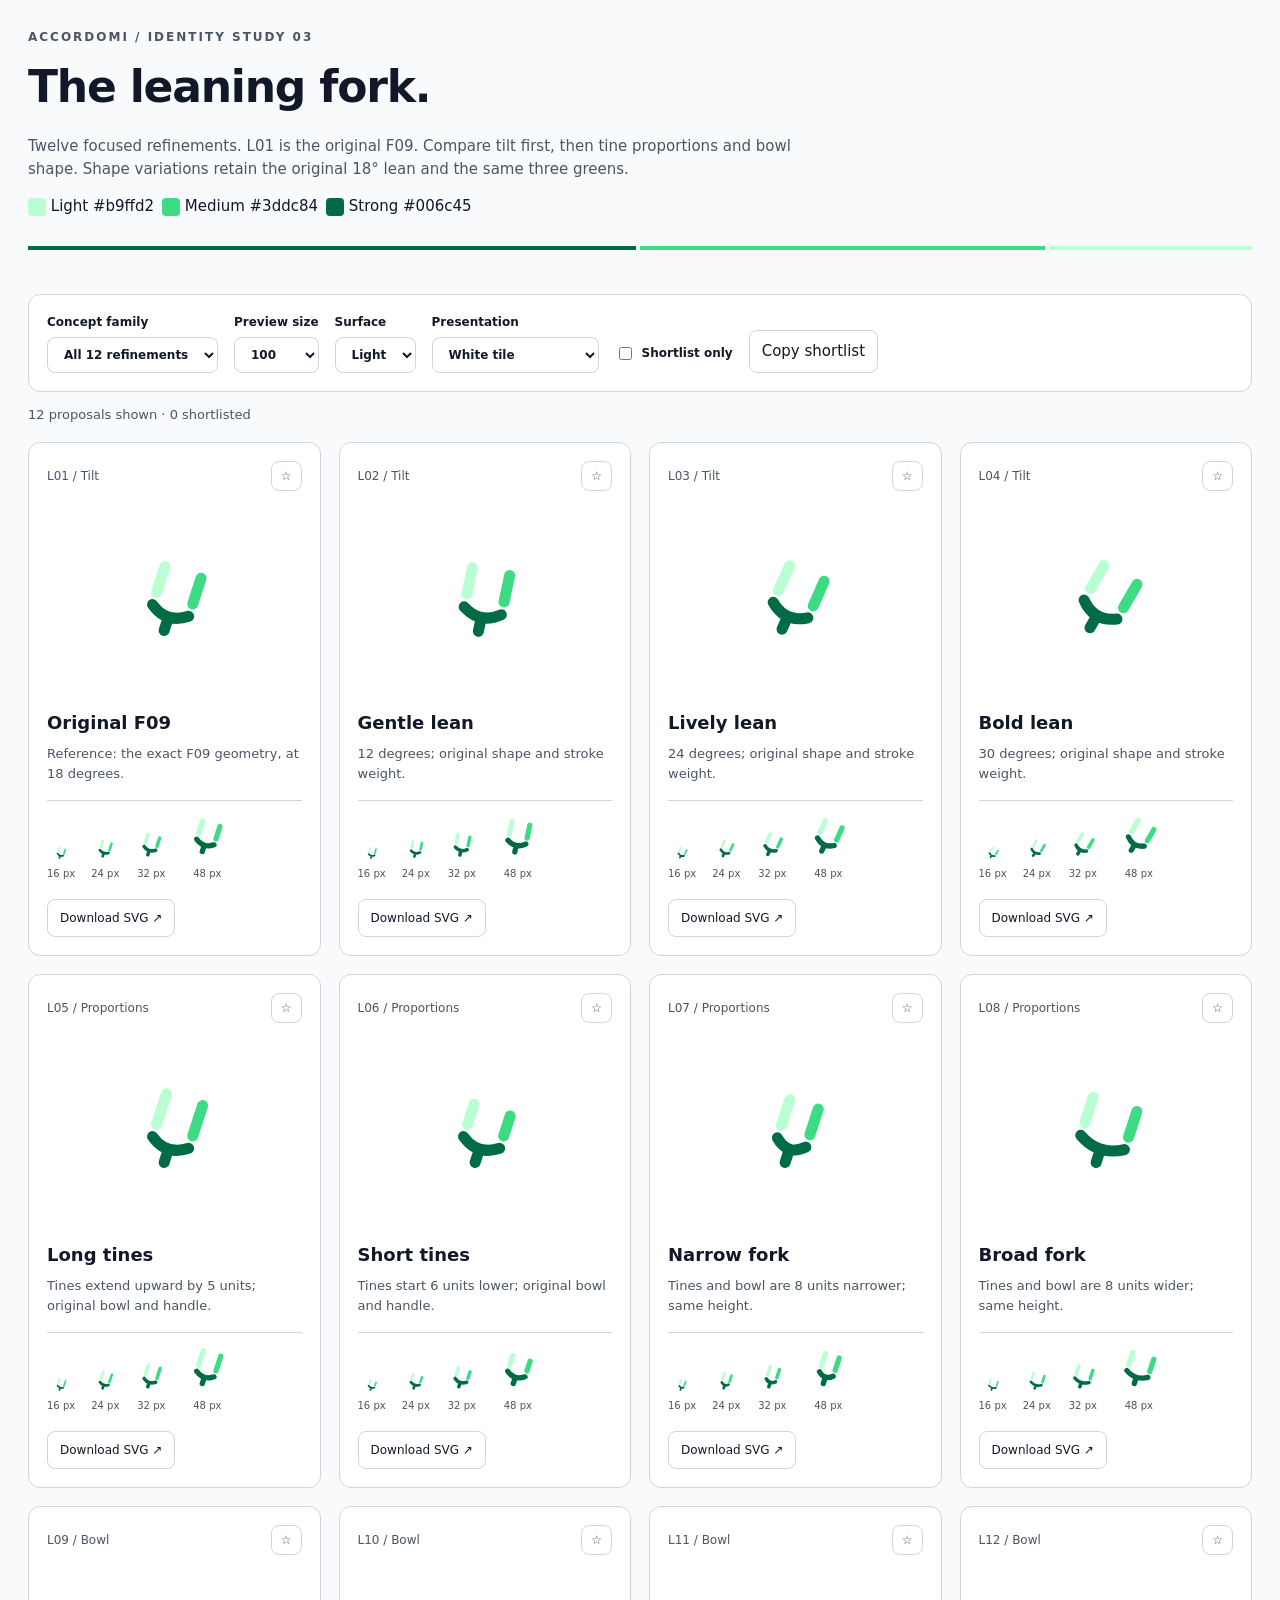
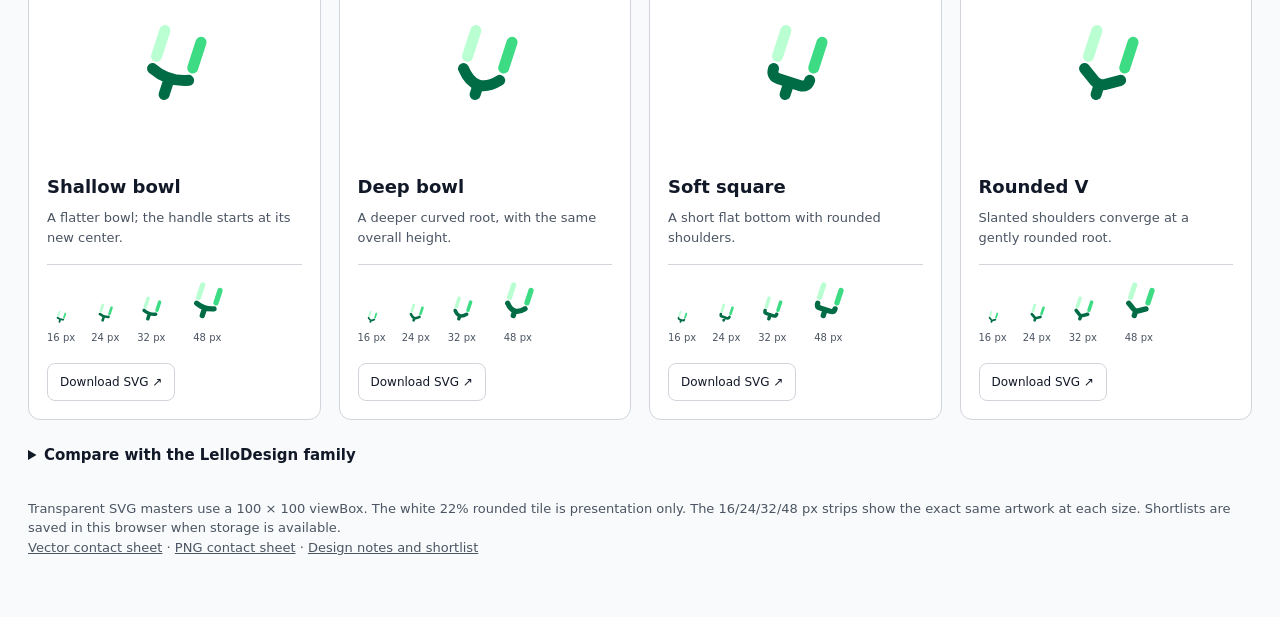
<file: design/icon-proposals/index.html>
<!doctype html>
<html lang="en"><head><meta charset="utf-8"><meta name="viewport" content="width=device-width, initial-scale=1"><title>Accordomi — Icon proposals</title>
<style>
*{box-sizing:border-box}body{margin:0;background:#f9fafb;color:#111827;font:15px/1.5 system-ui,sans-serif;--panel:#fff;--border:#d1d5db;--muted:#4b5563}body.dark{background:#030712;color:#f9fafb;--panel:#111827;--border:#374151;--muted:#d1d5db}header,main{max-width:1440px;margin:auto;padding:28px}header{padding-bottom:16px}h1{font-size:clamp(28px,4vw,44px);letter-spacing:-1.2px;margin:8px 0}p{max-width:800px;color:var(--muted)}.eyebrow{font-size:12px;font-weight:700;letter-spacing:2px;color:var(--muted)}.seam{display:flex;height:4px;width:100%;margin-top:28px;gap:4px}.seam i:nth-child(1){background:#006c45;flex:3}.seam i:nth-child(2){background:#3ddc84;flex:2}.seam i:nth-child(3){background:#b9ffd2;flex:1}.controls{display:flex;flex-wrap:wrap;align-items:end;gap:16px;padding:18px;background:var(--panel);border:1px solid var(--border);border-radius:12px}label{display:grid;gap:6px;font-size:12px;font-weight:650}select,button,a.download{font:inherit;border:1px solid var(--border);border-radius:8px;padding:9px 12px;background:var(--panel);color:inherit}button{cursor:pointer}button:focus-visible,select:focus-visible,a:focus-visible{outline:3px solid #008653;outline-offset:3px}.check{display:flex;align-items:center;gap:7px;padding:10px 0}a{color:inherit}#count{color:var(--muted);font-size:13px}.grid{display:grid;grid-template-columns:repeat(auto-fill,minmax(255px,1fr));gap:18px;margin-top:18px}.card{border:1px solid var(--border);border-radius:12px;background:var(--panel);padding:18px}.top{display:flex;align-items:center;justify-content:space-between;color:var(--muted);font-size:12px}.star{padding:5px 9px}.star[aria-pressed=true]{background:#dcfce7;color:#003822;border-color:#006c45}.preview{height:218px;display:flex;align-items:center;justify-content:center}.mark{display:block;width:var(--size,100px);height:var(--size,100px)}.tile .mark{background:white;border-radius:22%}.card h2{margin:0;font-size:18px}.card p{font-size:13px;min-height:40px;margin:8px 0 16px}.strip{display:flex;align-items:end;gap:16px;min-height:76px;border-top:1px solid var(--border);padding-top:12px}.mini{display:flex;align-items:center;flex-direction:column;gap:5px;font-size:10px;color:var(--muted)}.mini img{display:block}.download{display:inline-block;font-size:12px!important;margin-top:18px;text-decoration:none}footer{padding:32px 0;color:var(--muted);font-size:13px}.palette{display:flex;gap:8px;align-items:center;flex-wrap:wrap}.swatch{height:18px;width:18px;border-radius:4px;display:inline-block;vertical-align:middle}.references{display:flex;flex-wrap:wrap;gap:20px}.ref{display:grid;justify-items:center;gap:6px;font-size:12px;color:var(--muted)}.ref img{width:64px;height:64px;background:white;border-radius:22%}summary{cursor:pointer;font-weight:600}details{margin-top:24px}details p{font-size:13px}@media(max-width:600px){header,main{padding:18px}.grid{grid-template-columns:1fr 1fr;gap:10px}.card{padding:12px}.preview{height:210px;overflow:auto}.card h2{font-size:16px}.strip{gap:8px;flex-wrap:wrap}.card p{min-height:80px}}@media(max-width:430px){.grid{grid-template-columns:1fr}}@media print{.controls,details,footer,.download,.star{display:none}.grid{grid-template-columns:repeat(3,1fr)}.card{break-inside:avoid}.preview{height:130px}.card p{min-height:0}}
</style></head><body class="tile"><header><div class="eyebrow">ACCORDOMI / IDENTITY STUDY 03</div><h1>The leaning fork.</h1><p>Twelve focused refinements. L01 is the original F09. Compare tilt first, then tine proportions and bowl shape. Shape variations retain the original 18° lean and the same three greens.</p><div class="palette"><span><i class="swatch" style="background:#b9ffd2"></i> Light #b9ffd2</span><span><i class="swatch" style="background:#3ddc84"></i> Medium #3ddc84</span><span><i class="swatch" style="background:#006c45"></i> Strong #006c45</span></div><div class="seam"><i></i><i></i><i></i></div></header>
<main><div class="controls"><label>Concept family<select id="family"><option value="all">All 12 refinements</option><option>Tilt</option><option>Proportions</option><option>Bowl</option></select></label><label>Preview size<select id="size"><option>16</option><option>24</option><option>32</option><option>48</option><option selected>100</option><option>192</option></select></label><label>Surface<select id="surface"><option value="light">Light</option><option value="dark">Dark</option></select></label><label>Presentation<select id="presentation"><option value="tile">White tile</option><option value="transparent">Transparent mark</option></select></label><label class="check"><input type="checkbox" id="shortlist">Shortlist only</label><button id="copy">Copy shortlist</button><span id="feedback" role="status"></span></div><p id="count" aria-live="polite"></p><div id="grid" class="grid"></div>
<details><summary>Compare with the LelloDesign family</summary><p>Original reference SVGs, preserved in their established blue palette. Accordomi uses green because it is primarily an Android application.</p><div class="references"><div class="ref"><img src="references/crumbles.svg" alt="Crumbles mark">Crumbles</div><div class="ref"><img src="references/simple-agents.svg" alt="Simple Agents mark">Simple Agents</div><div class="ref"><img src="references/sct.svg" alt="ScT mark">ScT</div><div class="ref"><img src="references/talia.svg" alt="Talìa mark">Talìa</div><div class="ref"><img src="references/my-home-assistant.svg" alt="My Home Assistant mark">My Home Assistant</div></div></details>
<footer>Transparent SVG masters use a 100 × 100 viewBox. The white 22% rounded tile is presentation only. The 16/24/32/48 px strips show the exact same artwork at each size. Shortlists are saved in this browser when storage is available.<br><a href="contact-sheet.svg">Vector contact sheet</a> · <a href="contact-sheet.png">PNG contact sheet</a> · <a href="README.md">Design notes and shortlist</a></footer></main>
<script>
const proposals=[{"id": "L01", "name": "Original F09", "family": "Tilt", "idea": "Reference: the exact F09 geometry, at 18 degrees.", "file": "svg/l01-original-f09.svg"}, {"id": "L02", "name": "Gentle lean", "family": "Tilt", "idea": "12 degrees; original shape and stroke weight.", "file": "svg/l02-gentle-lean.svg"}, {"id": "L03", "name": "Lively lean", "family": "Tilt", "idea": "24 degrees; original shape and stroke weight.", "file": "svg/l03-lively-lean.svg"}, {"id": "L04", "name": "Bold lean", "family": "Tilt", "idea": "30 degrees; original shape and stroke weight.", "file": "svg/l04-bold-lean.svg"}, {"id": "L05", "name": "Long tines", "family": "Proportions", "idea": "Tines extend upward by 5 units; original bowl and handle.", "file": "svg/l05-long-tines.svg"}, {"id": "L06", "name": "Short tines", "family": "Proportions", "idea": "Tines start 6 units lower; original bowl and handle.", "file": "svg/l06-short-tines.svg"}, {"id": "L07", "name": "Narrow fork", "family": "Proportions", "idea": "Tines and bowl are 8 units narrower; same height.", "file": "svg/l07-narrow-fork.svg"}, {"id": "L08", "name": "Broad fork", "family": "Proportions", "idea": "Tines and bowl are 8 units wider; same height.", "file": "svg/l08-broad-fork.svg"}, {"id": "L09", "name": "Shallow bowl", "family": "Bowl", "idea": "A flatter bowl; the handle starts at its new center.", "file": "svg/l09-shallow-bowl.svg"}, {"id": "L10", "name": "Deep bowl", "family": "Bowl", "idea": "A deeper curved root, with the same overall height.", "file": "svg/l10-deep-bowl.svg"}, {"id": "L11", "name": "Soft square", "family": "Bowl", "idea": "A short flat bottom with rounded shoulders.", "file": "svg/l11-soft-square.svg"}, {"id": "L12", "name": "Rounded V", "family": "Bowl", "idea": "Slanted shoulders converge at a gently rounded root.", "file": "svg/l12-rounded-v.svg"}];
let saved=[];try{saved=JSON.parse(localStorage.getItem('accordomi-icon-study-03')||'[]')}catch{}let favorites=new Set(Array.isArray(saved)?saved:[]);
const $=id=>document.getElementById(id);
function render(){const visible=proposals.filter(p=>($('family').value==='all'||p.family===$('family').value)&&(!$('shortlist').checked||favorites.has(p.id)));$('count').textContent=`${visible.length} proposals shown · ${favorites.size} shortlisted`;$('grid').innerHTML=visible.map(p=>`<article class="card"><div class="top"><span>${p.id} / ${p.family}</span><button class="star" data-id="${p.id}" aria-label="Shortlist ${p.id}: ${p.name}" aria-pressed="${favorites.has(p.id)}">${favorites.has(p.id)?'★':'☆'}</button></div><div class="preview"><img class="mark" src="${p.file}" alt="${p.name}"></div><h2>${p.name}</h2><p>${p.idea}</p><div class="strip">${[16,24,32,48].map(s=>`<div class="mini"><img src="${p.file}" alt="" width="${s}" height="${s}"><span>${s} px</span></div>`).join('')}</div><a class="download" href="${p.file}" download>Download SVG ↗</a></article>`).join('');}
$('grid').addEventListener('click',e=>{const b=e.target.closest('button[data-id]');if(!b)return;const id=b.dataset.id;favorites.has(id)?favorites.delete(id):favorites.add(id);try{localStorage.setItem('accordomi-icon-study-03',JSON.stringify([...favorites]))}catch{}render()});
$('family').onchange=render;$('shortlist').onchange=render;$('size').onchange=()=>document.documentElement.style.setProperty('--size',$('size').value+'px');$('surface').onchange=()=>document.body.classList.toggle('dark',$('surface').value==='dark');$('presentation').onchange=()=>document.body.classList.toggle('tile',$('presentation').value==='tile');
$('copy').onclick=async()=>{const text=proposals.filter(p=>favorites.has(p.id)).map(p=>`${p.id} ${p.name}`).join(', ');if(!text){$('feedback').textContent='Choose a star first.';return}try{await navigator.clipboard.writeText(text);$('feedback').textContent='Shortlist copied.'}catch{$('feedback').textContent=text}};render();
</script></body></html>
</file>
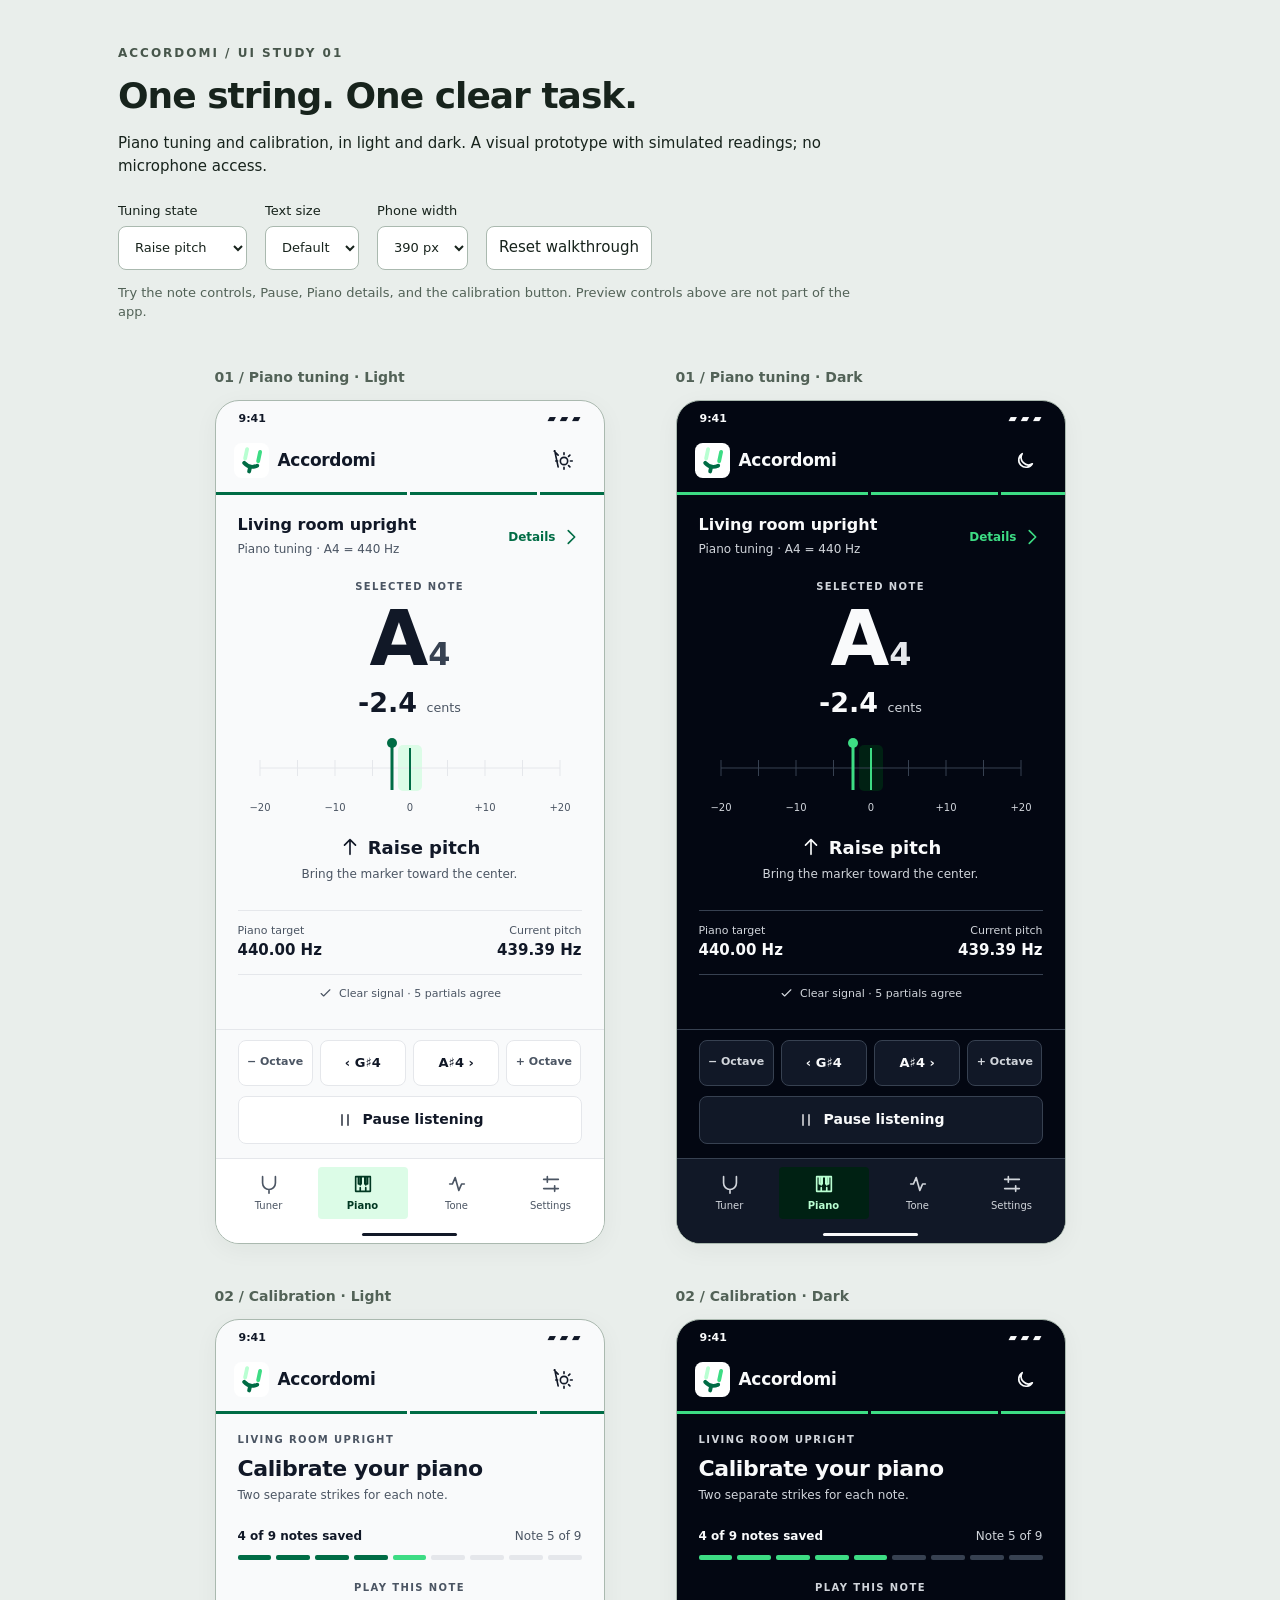
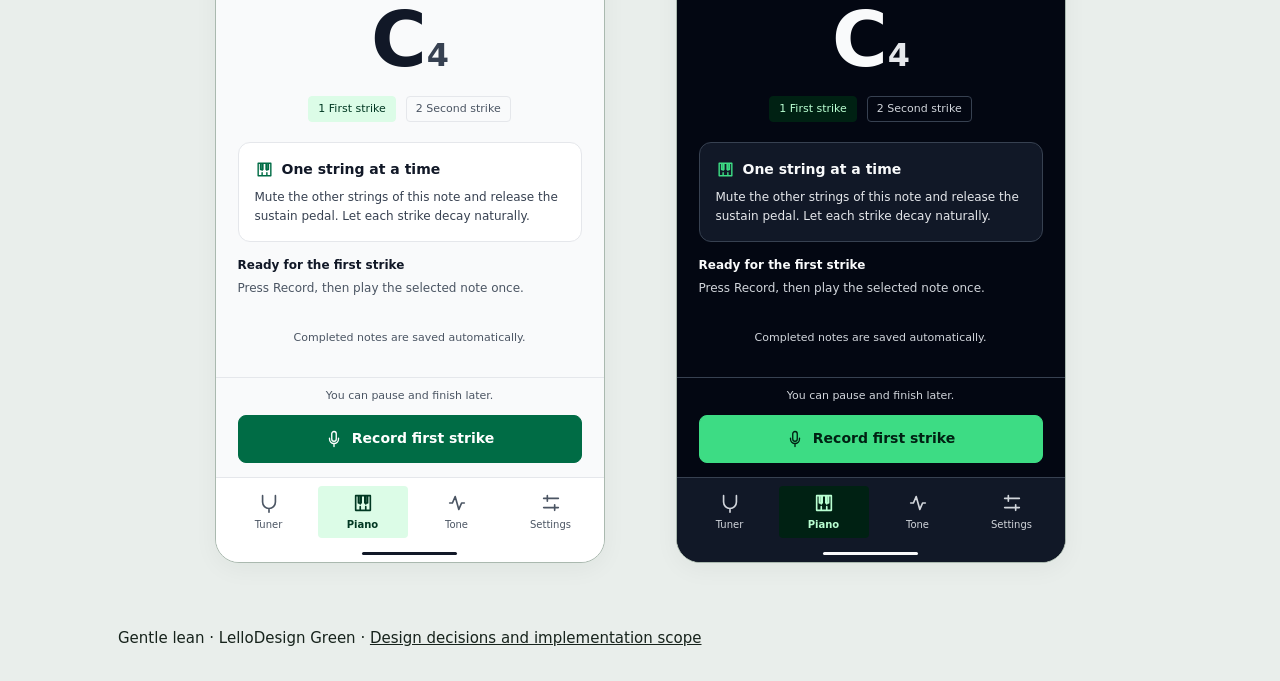
<file: design/ui-pass-01/index.html>
<!doctype html><html lang="en"><head><meta charset="utf-8"><meta name="viewport" content="width=device-width,initial-scale=1"><title>Accordomi — UI pass 01</title><link rel="stylesheet" href="palette.css"><link rel="stylesheet" href="study.css"></head><body>
<header class="study-head"><p class="eyebrow">ACCORDOMI / UI STUDY 01</p><h1>One string. One clear task.</h1><p>Piano tuning and calibration, in light and dark. A visual prototype with simulated readings; no microphone access.</p><div class="tools"><label>Tuning state <select id="state"><option value="flat">Raise pitch</option><option value="sharp">Lower pitch</option><option value="target">On target</option><option value="drift">Pitch drifting</option><option value="waiting">Listening</option><option value="weak">Weak signal</option></select></label><label>Text size <select id="text-size"><option value="1">Default</option><option value="1.25">125%</option><option value="1.5">150%</option></select></label><label>Phone width <select id="width"><option value="390">390 px</option><option value="320">320 px</option></select></label><button id="reset">Reset walkthrough</button></div><p class="study-hint">Try the note controls, Pause, Piano details, and the calibration button. Preview controls above are not part of the app.</p></header>
<main id="screens"></main><footer class="study-foot">Gentle lean · LelloDesign Green · <a href="README.md">Design decisions and implementation scope</a></footer>
<dialog id="details" data-theme="light"><div class="dialog-head"><h2>Piano details</h2><button class="icon-button close" aria-label="Close details">✕</button></div><p class="muted">Living room upright · A4 = 440 Hz</p><div class="detail-line"><span>Calibration</span><strong>9 notes measured</strong></div><div class="detail-line"><span>Current note</span><strong>Profile target</strong></div><h3>Stretch curve</h3><svg class="curve" viewBox="0 0 300 100" role="img" aria-label="Illustrative stretch curve, bass flatter and treble sharper"><path d="M10 50H290" stroke="var(--border-subtle)"/><path d="M10 90C70 60 100 52 150 50S245 35 290 10" stroke="var(--primary)" fill="none" stroke-width="3"/></svg><div class="curve-label"><span>A0</span><span>C8</span></div><p class="muted">The full app would also place the target table, partial measurements, remeasurement and recording export here.</p><button class="primary close">Back to tuning</button></dialog>
<script src="study.js"></script></body></html>
</file>
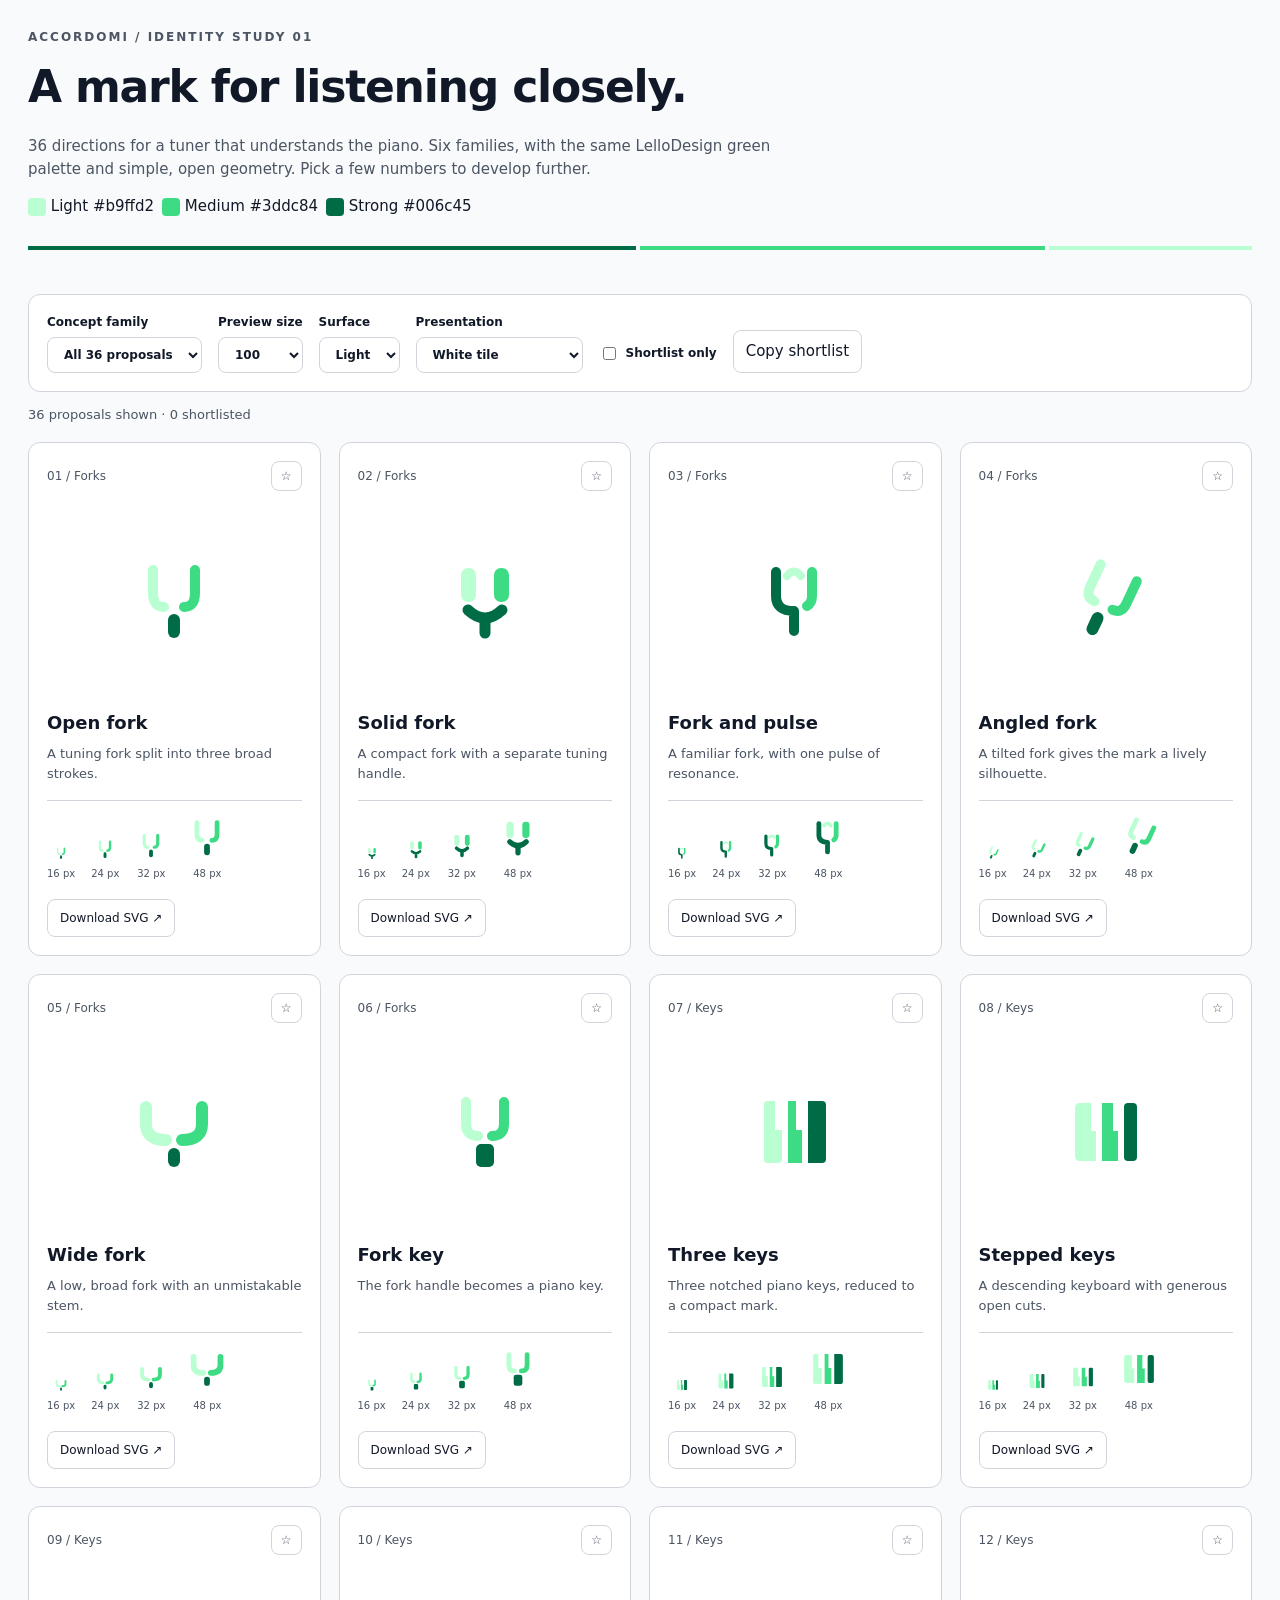
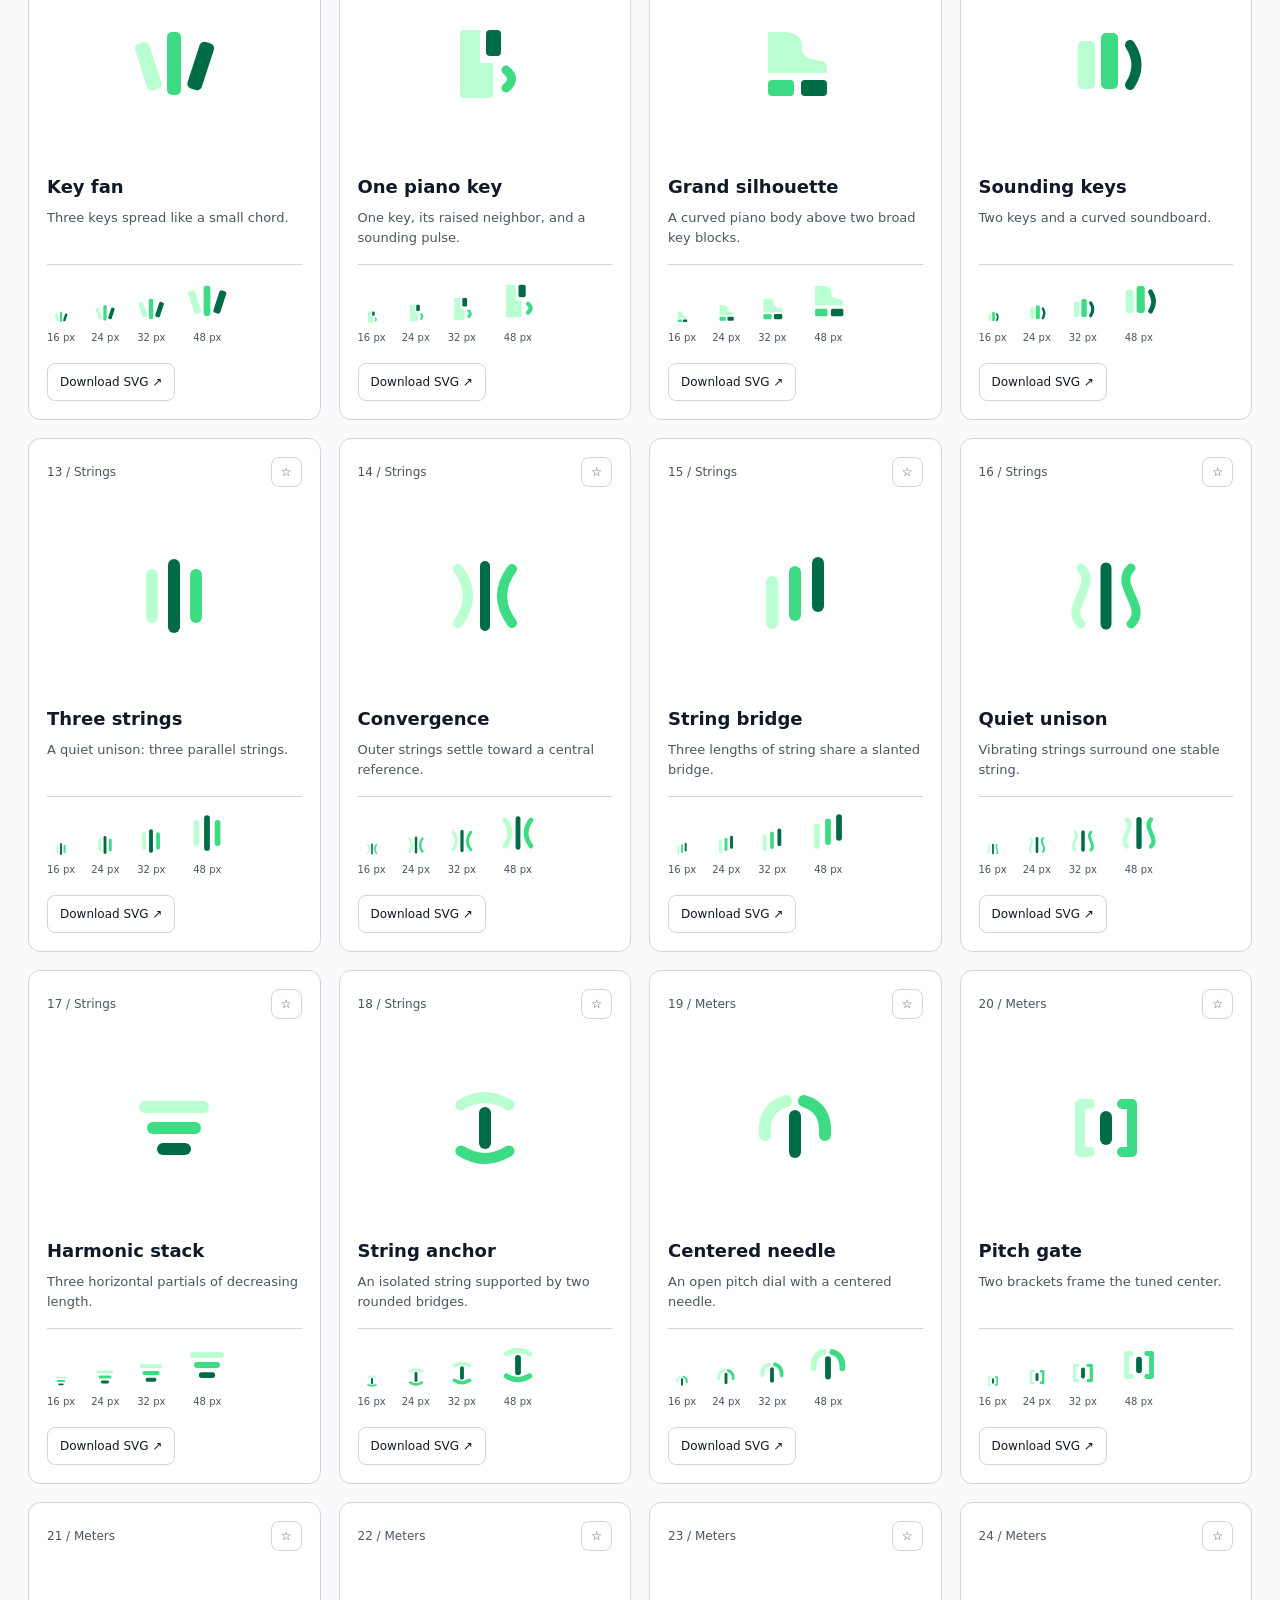
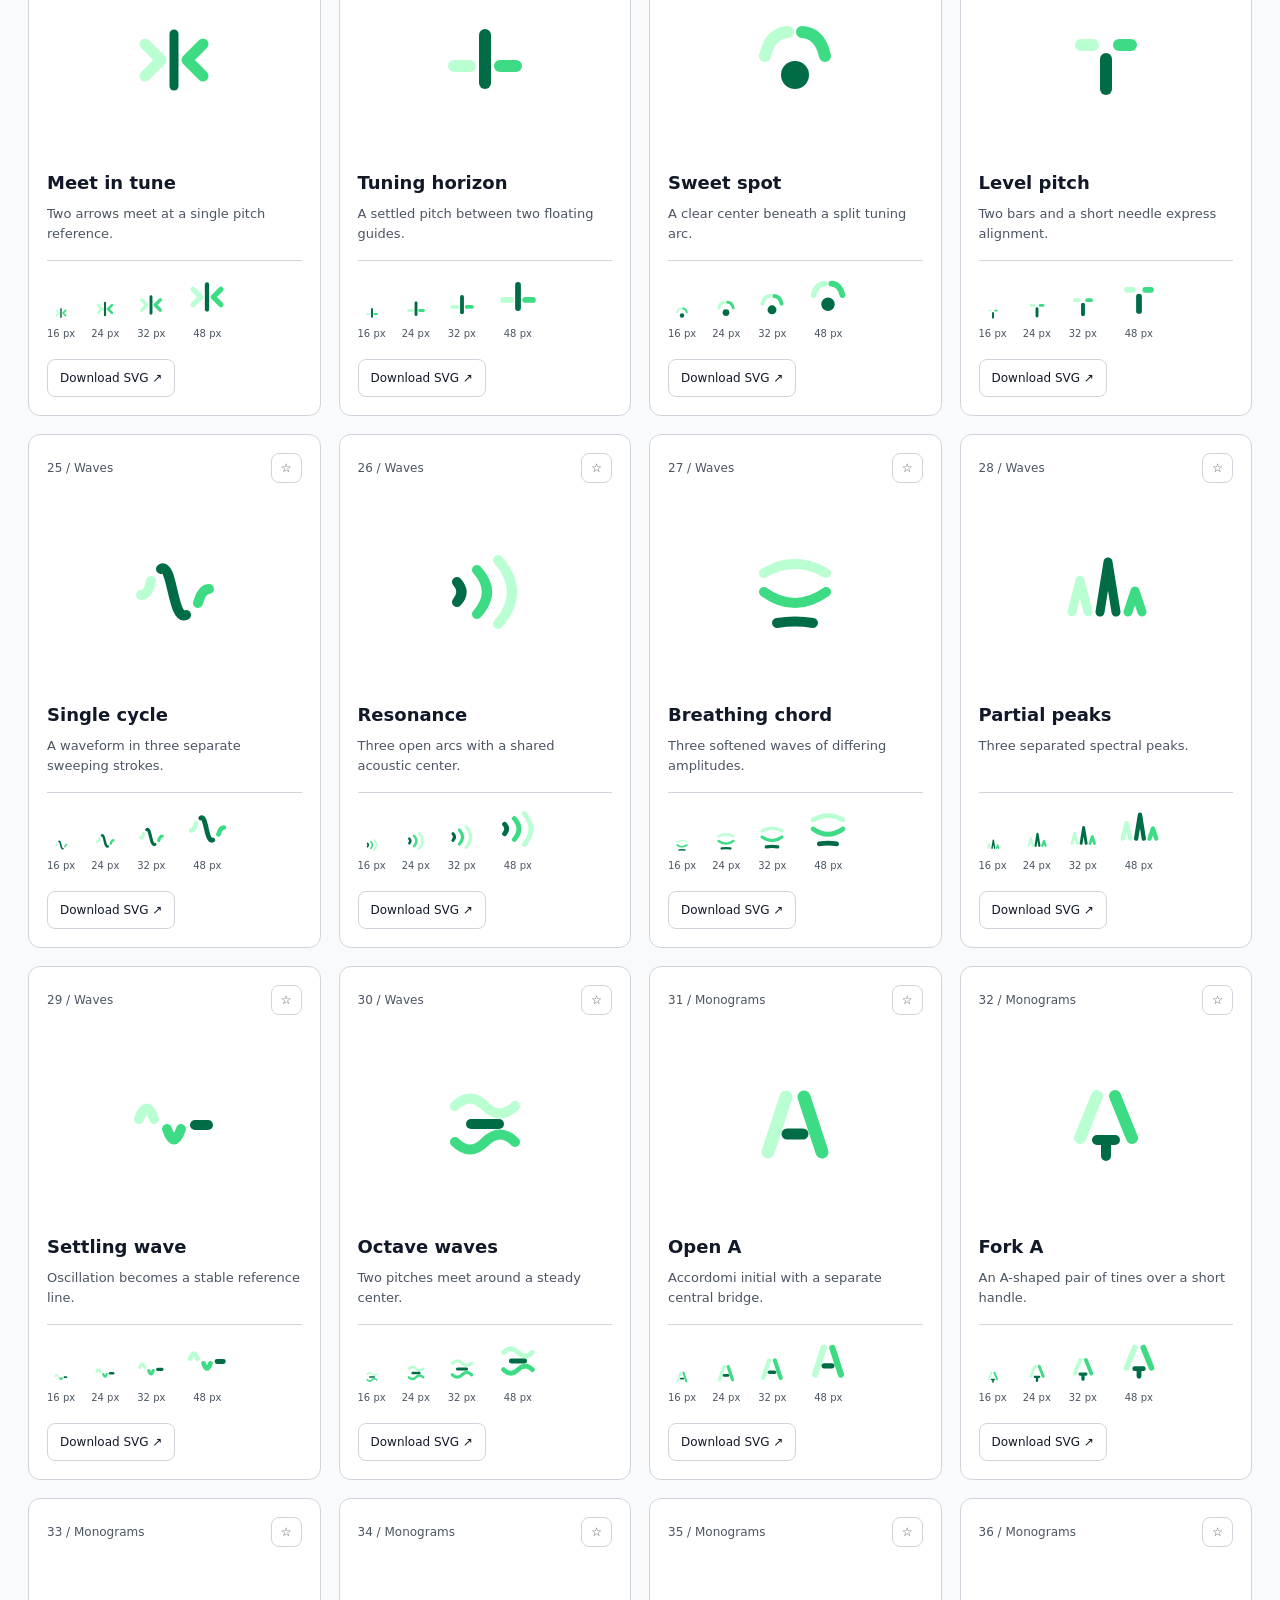
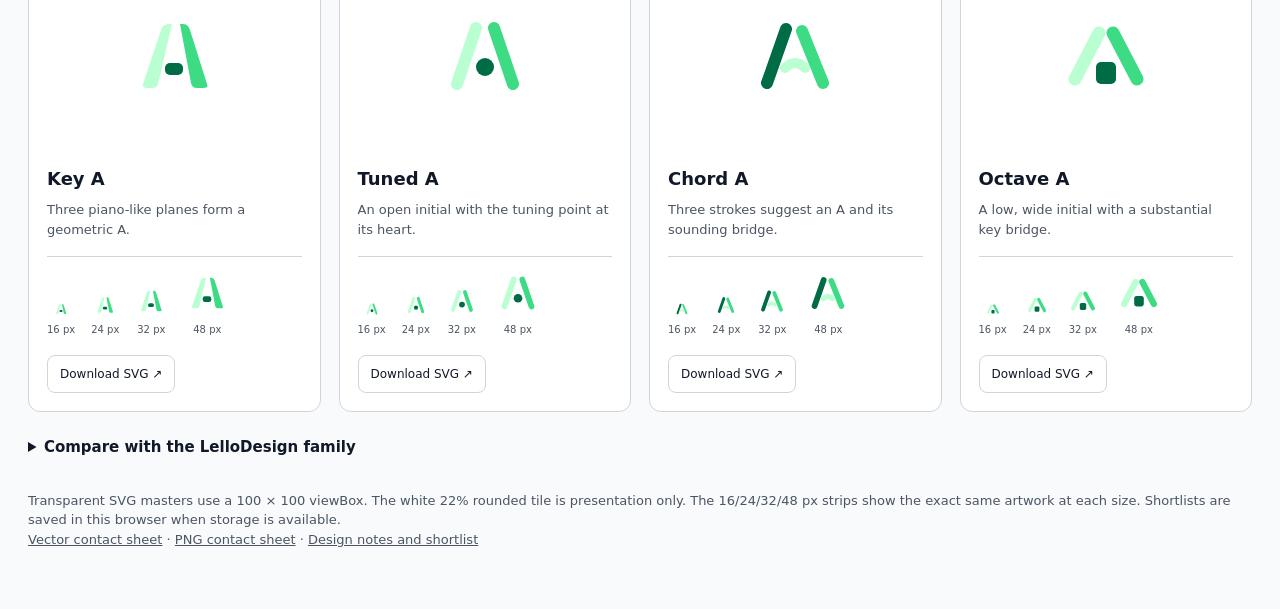
<file: design/archive/icon-study-01/index.html>
<!doctype html>
<html lang="en"><head><meta charset="utf-8"><meta name="viewport" content="width=device-width, initial-scale=1"><title>Accordomi — Icon proposals</title>
<style>
*{box-sizing:border-box}body{margin:0;background:#f9fafb;color:#111827;font:15px/1.5 system-ui,sans-serif;--panel:#fff;--border:#d1d5db;--muted:#4b5563}body.dark{background:#030712;color:#f9fafb;--panel:#111827;--border:#374151;--muted:#d1d5db}header,main{max-width:1440px;margin:auto;padding:28px}header{padding-bottom:16px}h1{font-size:clamp(28px,4vw,44px);letter-spacing:-1.2px;margin:8px 0}p{max-width:800px;color:var(--muted)}.eyebrow{font-size:12px;font-weight:700;letter-spacing:2px;color:var(--muted)}.seam{display:flex;height:4px;width:100%;margin-top:28px;gap:4px}.seam i:nth-child(1){background:#006c45;flex:3}.seam i:nth-child(2){background:#3ddc84;flex:2}.seam i:nth-child(3){background:#b9ffd2;flex:1}.controls{display:flex;flex-wrap:wrap;align-items:end;gap:16px;padding:18px;background:var(--panel);border:1px solid var(--border);border-radius:12px}label{display:grid;gap:6px;font-size:12px;font-weight:650}select,button,a.download{font:inherit;border:1px solid var(--border);border-radius:8px;padding:9px 12px;background:var(--panel);color:inherit}button{cursor:pointer}button:focus-visible,select:focus-visible,a:focus-visible{outline:3px solid #008653;outline-offset:3px}.check{display:flex;align-items:center;gap:7px;padding:10px 0}a{color:inherit}#count{color:var(--muted);font-size:13px}.grid{display:grid;grid-template-columns:repeat(auto-fill,minmax(255px,1fr));gap:18px;margin-top:18px}.card{border:1px solid var(--border);border-radius:12px;background:var(--panel);padding:18px}.top{display:flex;align-items:center;justify-content:space-between;color:var(--muted);font-size:12px}.star{padding:5px 9px}.star[aria-pressed=true]{background:#dcfce7;color:#003822;border-color:#006c45}.preview{height:218px;display:flex;align-items:center;justify-content:center}.mark{display:block;width:var(--size,100px);height:var(--size,100px)}.tile .mark{background:white;border-radius:22%}.card h2{margin:0;font-size:18px}.card p{font-size:13px;min-height:40px;margin:8px 0 16px}.strip{display:flex;align-items:end;gap:16px;min-height:76px;border-top:1px solid var(--border);padding-top:12px}.mini{display:flex;align-items:center;flex-direction:column;gap:5px;font-size:10px;color:var(--muted)}.mini img{display:block}.download{display:inline-block;font-size:12px!important;margin-top:18px;text-decoration:none}footer{padding:32px 0;color:var(--muted);font-size:13px}.palette{display:flex;gap:8px;align-items:center;flex-wrap:wrap}.swatch{height:18px;width:18px;border-radius:4px;display:inline-block;vertical-align:middle}.references{display:flex;flex-wrap:wrap;gap:20px}.ref{display:grid;justify-items:center;gap:6px;font-size:12px;color:var(--muted)}.ref img{width:64px;height:64px;background:white;border-radius:22%}summary{cursor:pointer;font-weight:600}details{margin-top:24px}details p{font-size:13px}@media(max-width:600px){header,main{padding:18px}.grid{grid-template-columns:1fr 1fr;gap:10px}.card{padding:12px}.preview{height:210px;overflow:auto}.card h2{font-size:16px}.strip{gap:8px;flex-wrap:wrap}.card p{min-height:80px}}@media(max-width:430px){.grid{grid-template-columns:1fr}}@media print{.controls,details,footer,.download,.star{display:none}.grid{grid-template-columns:repeat(3,1fr)}.card{break-inside:avoid}.preview{height:130px}.card p{min-height:0}}
</style></head><body class="tile"><header><div class="eyebrow">ACCORDOMI / IDENTITY STUDY 01</div><h1>A mark for listening closely.</h1><p>36 directions for a tuner that understands the piano. Six families, with the same LelloDesign green palette and simple, open geometry. Pick a few numbers to develop further.</p><div class="palette"><span><i class="swatch" style="background:#b9ffd2"></i> Light #b9ffd2</span><span><i class="swatch" style="background:#3ddc84"></i> Medium #3ddc84</span><span><i class="swatch" style="background:#006c45"></i> Strong #006c45</span></div><div class="seam"><i></i><i></i><i></i></div></header>
<main><div class="controls"><label>Concept family<select id="family"><option value="all">All 36 proposals</option><option>Forks</option><option>Keys</option><option>Strings</option><option>Meters</option><option>Waves</option><option>Monograms</option></select></label><label>Preview size<select id="size"><option>16</option><option>24</option><option>32</option><option>48</option><option selected>100</option><option>192</option></select></label><label>Surface<select id="surface"><option value="light">Light</option><option value="dark">Dark</option></select></label><label>Presentation<select id="presentation"><option value="tile">White tile</option><option value="transparent">Transparent mark</option></select></label><label class="check"><input type="checkbox" id="shortlist">Shortlist only</label><button id="copy">Copy shortlist</button><span id="feedback" role="status"></span></div><p id="count" aria-live="polite"></p><div id="grid" class="grid"></div>
<details><summary>Compare with the LelloDesign family</summary><p>Original reference SVGs, preserved in their established blue palette. Accordomi uses green because it is primarily an Android application.</p><div class="references"><div class="ref"><img src="references/crumbles.svg" alt="Crumbles mark">Crumbles</div><div class="ref"><img src="references/simple-agents.svg" alt="Simple Agents mark">Simple Agents</div><div class="ref"><img src="references/sct.svg" alt="ScT mark">ScT</div><div class="ref"><img src="references/talia.svg" alt="Talìa mark">Talìa</div><div class="ref"><img src="references/my-home-assistant.svg" alt="My Home Assistant mark">My Home Assistant</div></div></details>
<footer>Transparent SVG masters use a 100 × 100 viewBox. The white 22% rounded tile is presentation only. The 16/24/32/48 px strips show the exact same artwork at each size. Shortlists are saved in this browser when storage is available.<br><a href="contact-sheet.svg">Vector contact sheet</a> · <a href="contact-sheet.png">PNG contact sheet</a> · <a href="README.md">Design notes and shortlist</a></footer></main>
<script>
const proposals=[{"id": "01", "name": "Open fork", "family": "Forks", "idea": "A tuning fork split into three broad strokes.", "file": "svg/01-open-fork.svg"}, {"id": "02", "name": "Solid fork", "family": "Forks", "idea": "A compact fork with a separate tuning handle.", "file": "svg/02-solid-fork.svg"}, {"id": "03", "name": "Fork and pulse", "family": "Forks", "idea": "A familiar fork, with one pulse of resonance.", "file": "svg/03-fork-and-pulse.svg"}, {"id": "04", "name": "Angled fork", "family": "Forks", "idea": "A tilted fork gives the mark a lively silhouette.", "file": "svg/04-angled-fork.svg"}, {"id": "05", "name": "Wide fork", "family": "Forks", "idea": "A low, broad fork with an unmistakable stem.", "file": "svg/05-wide-fork.svg"}, {"id": "06", "name": "Fork key", "family": "Forks", "idea": "The fork handle becomes a piano key.", "file": "svg/06-fork-key.svg"}, {"id": "07", "name": "Three keys", "family": "Keys", "idea": "Three notched piano keys, reduced to a compact mark.", "file": "svg/07-three-keys.svg"}, {"id": "08", "name": "Stepped keys", "family": "Keys", "idea": "A descending keyboard with generous open cuts.", "file": "svg/08-stepped-keys.svg"}, {"id": "09", "name": "Key fan", "family": "Keys", "idea": "Three keys spread like a small chord.", "file": "svg/09-key-fan.svg"}, {"id": "10", "name": "One piano key", "family": "Keys", "idea": "One key, its raised neighbor, and a sounding pulse.", "file": "svg/10-one-piano-key.svg"}, {"id": "11", "name": "Grand silhouette", "family": "Keys", "idea": "A curved piano body above two broad key blocks.", "file": "svg/11-grand-silhouette.svg"}, {"id": "12", "name": "Sounding keys", "family": "Keys", "idea": "Two keys and a curved soundboard.", "file": "svg/12-sounding-keys.svg"}, {"id": "13", "name": "Three strings", "family": "Strings", "idea": "A quiet unison: three parallel strings.", "file": "svg/13-three-strings.svg"}, {"id": "14", "name": "Convergence", "family": "Strings", "idea": "Outer strings settle toward a central reference.", "file": "svg/14-convergence.svg"}, {"id": "15", "name": "String bridge", "family": "Strings", "idea": "Three lengths of string share a slanted bridge.", "file": "svg/15-string-bridge.svg"}, {"id": "16", "name": "Quiet unison", "family": "Strings", "idea": "Vibrating strings surround one stable string.", "file": "svg/16-quiet-unison.svg"}, {"id": "17", "name": "Harmonic stack", "family": "Strings", "idea": "Three horizontal partials of decreasing length.", "file": "svg/17-harmonic-stack.svg"}, {"id": "18", "name": "String anchor", "family": "Strings", "idea": "An isolated string supported by two rounded bridges.", "file": "svg/18-string-anchor.svg"}, {"id": "19", "name": "Centered needle", "family": "Meters", "idea": "An open pitch dial with a centered needle.", "file": "svg/19-centered-needle.svg"}, {"id": "20", "name": "Pitch gate", "family": "Meters", "idea": "Two brackets frame the tuned center.", "file": "svg/20-pitch-gate.svg"}, {"id": "21", "name": "Meet in tune", "family": "Meters", "idea": "Two arrows meet at a single pitch reference.", "file": "svg/21-meet-in-tune.svg"}, {"id": "22", "name": "Tuning horizon", "family": "Meters", "idea": "A settled pitch between two floating guides.", "file": "svg/22-tuning-horizon.svg"}, {"id": "23", "name": "Sweet spot", "family": "Meters", "idea": "A clear center beneath a split tuning arc.", "file": "svg/23-sweet-spot.svg"}, {"id": "24", "name": "Level pitch", "family": "Meters", "idea": "Two bars and a short needle express alignment.", "file": "svg/24-level-pitch.svg"}, {"id": "25", "name": "Single cycle", "family": "Waves", "idea": "A waveform in three separate sweeping strokes.", "file": "svg/25-single-cycle.svg"}, {"id": "26", "name": "Resonance", "family": "Waves", "idea": "Three open arcs with a shared acoustic center.", "file": "svg/26-resonance.svg"}, {"id": "27", "name": "Breathing chord", "family": "Waves", "idea": "Three softened waves of differing amplitudes.", "file": "svg/27-breathing-chord.svg"}, {"id": "28", "name": "Partial peaks", "family": "Waves", "idea": "Three separated spectral peaks.", "file": "svg/28-partial-peaks.svg"}, {"id": "29", "name": "Settling wave", "family": "Waves", "idea": "Oscillation becomes a stable reference line.", "file": "svg/29-settling-wave.svg"}, {"id": "30", "name": "Octave waves", "family": "Waves", "idea": "Two pitches meet around a steady center.", "file": "svg/30-octave-waves.svg"}, {"id": "31", "name": "Open A", "family": "Monograms", "idea": "Accordomi initial with a separate central bridge.", "file": "svg/31-open-a.svg"}, {"id": "32", "name": "Fork A", "family": "Monograms", "idea": "An A-shaped pair of tines over a short handle.", "file": "svg/32-fork-a.svg"}, {"id": "33", "name": "Key A", "family": "Monograms", "idea": "Three piano-like planes form a geometric A.", "file": "svg/33-key-a.svg"}, {"id": "34", "name": "Tuned A", "family": "Monograms", "idea": "An open initial with the tuning point at its heart.", "file": "svg/34-tuned-a.svg"}, {"id": "35", "name": "Chord A", "family": "Monograms", "idea": "Three strokes suggest an A and its sounding bridge.", "file": "svg/35-chord-a.svg"}, {"id": "36", "name": "Octave A", "family": "Monograms", "idea": "A low, wide initial with a substantial key bridge.", "file": "svg/36-octave-a.svg"}];
let saved=[];try{saved=JSON.parse(localStorage.getItem('accordomi-icon-study-01')||'[]')}catch{}let favorites=new Set(Array.isArray(saved)?saved:[]);
const $=id=>document.getElementById(id);
function render(){const visible=proposals.filter(p=>($('family').value==='all'||p.family===$('family').value)&&(!$('shortlist').checked||favorites.has(p.id)));$('count').textContent=`${visible.length} proposals shown · ${favorites.size} shortlisted`;$('grid').innerHTML=visible.map(p=>`<article class="card"><div class="top"><span>${p.id} / ${p.family}</span><button class="star" data-id="${p.id}" aria-label="Shortlist ${p.id}: ${p.name}" aria-pressed="${favorites.has(p.id)}">${favorites.has(p.id)?'★':'☆'}</button></div><div class="preview"><img class="mark" src="${p.file}" alt="${p.name}"></div><h2>${p.name}</h2><p>${p.idea}</p><div class="strip">${[16,24,32,48].map(s=>`<div class="mini"><img src="${p.file}" alt="" width="${s}" height="${s}"><span>${s} px</span></div>`).join('')}</div><a class="download" href="${p.file}" download>Download SVG ↗</a></article>`).join('');}
$('grid').addEventListener('click',e=>{const b=e.target.closest('button[data-id]');if(!b)return;const id=b.dataset.id;favorites.has(id)?favorites.delete(id):favorites.add(id);try{localStorage.setItem('accordomi-icon-study-01',JSON.stringify([...favorites]))}catch{}render()});
$('family').onchange=render;$('shortlist').onchange=render;$('size').onchange=()=>document.documentElement.style.setProperty('--size',$('size').value+'px');$('surface').onchange=()=>document.body.classList.toggle('dark',$('surface').value==='dark');$('presentation').onchange=()=>document.body.classList.toggle('tile',$('presentation').value==='tile');
$('copy').onclick=async()=>{const text=proposals.filter(p=>favorites.has(p.id)).map(p=>`${p.id} ${p.name}`).join(', ');if(!text){$('feedback').textContent='Choose a star first.';return}try{await navigator.clipboard.writeText(text);$('feedback').textContent='Shortlist copied.'}catch{$('feedback').textContent=text}};render();
</script></body></html>
</file>
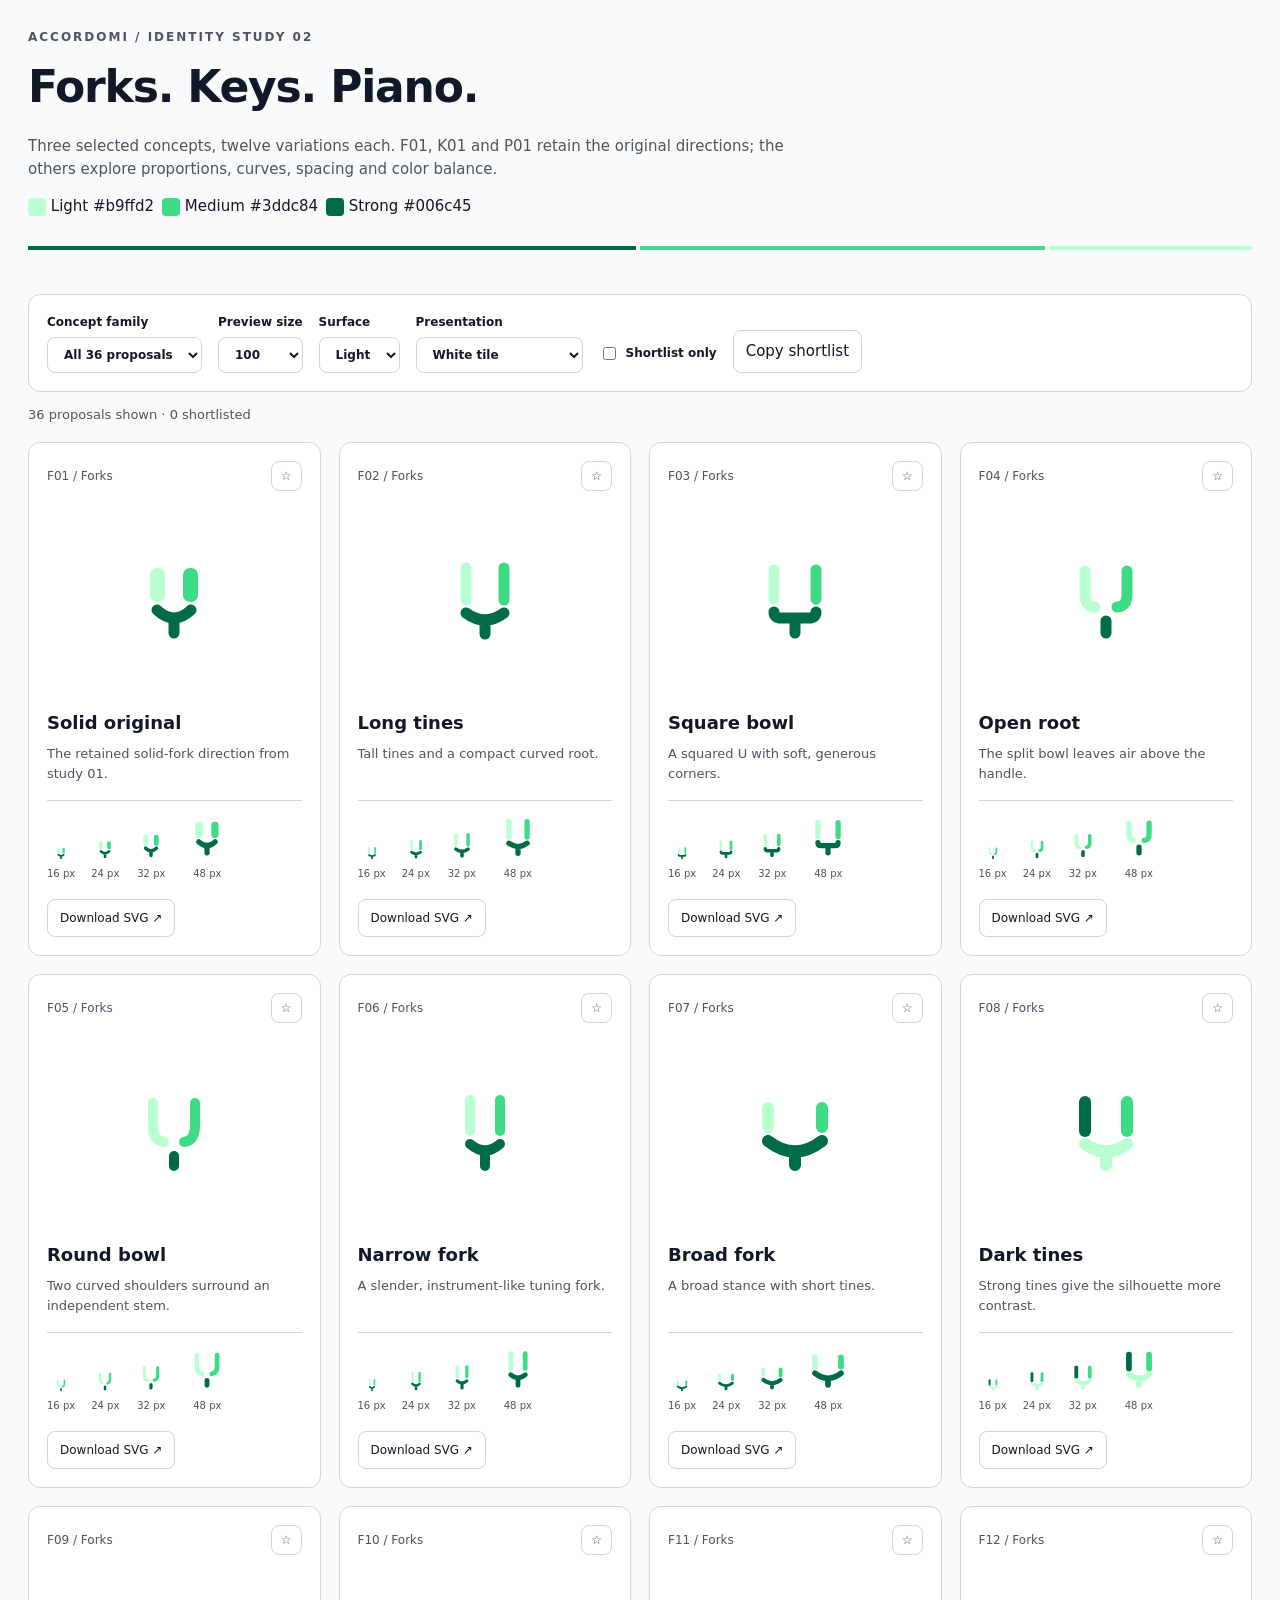
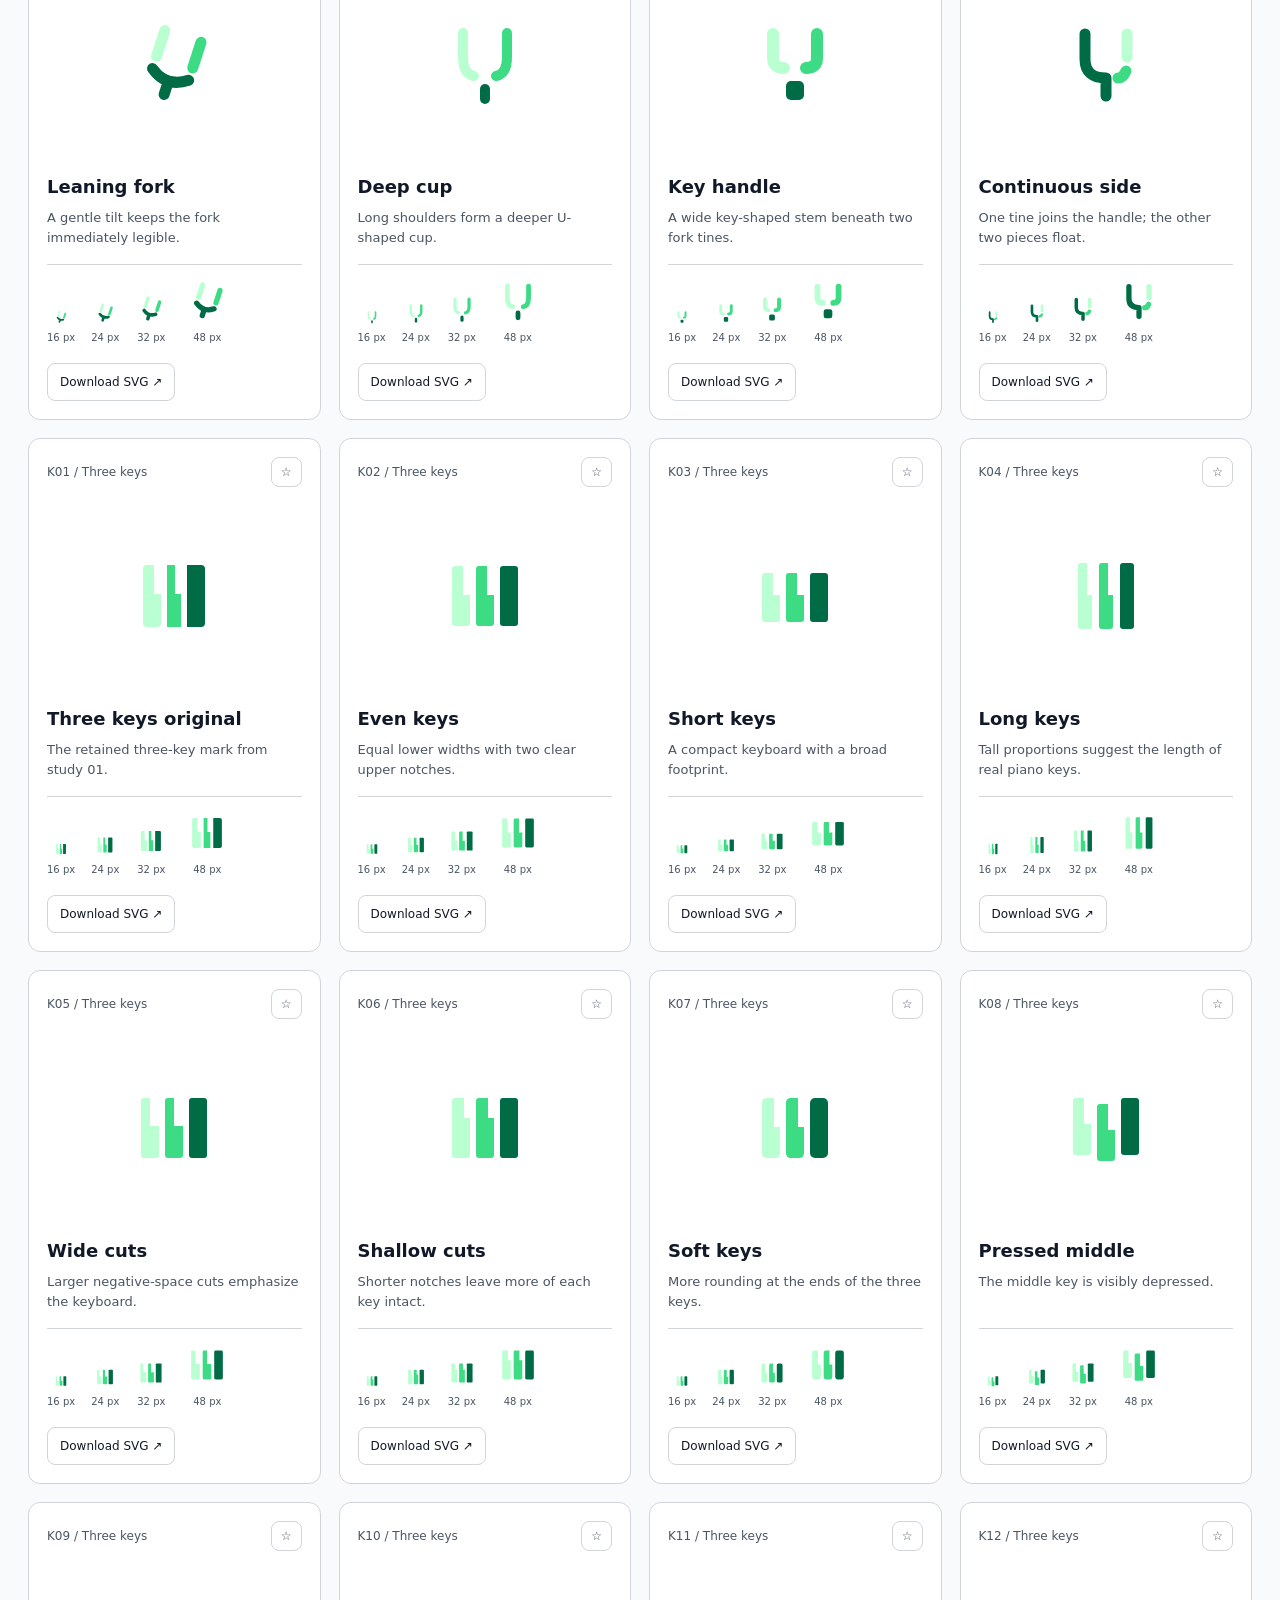
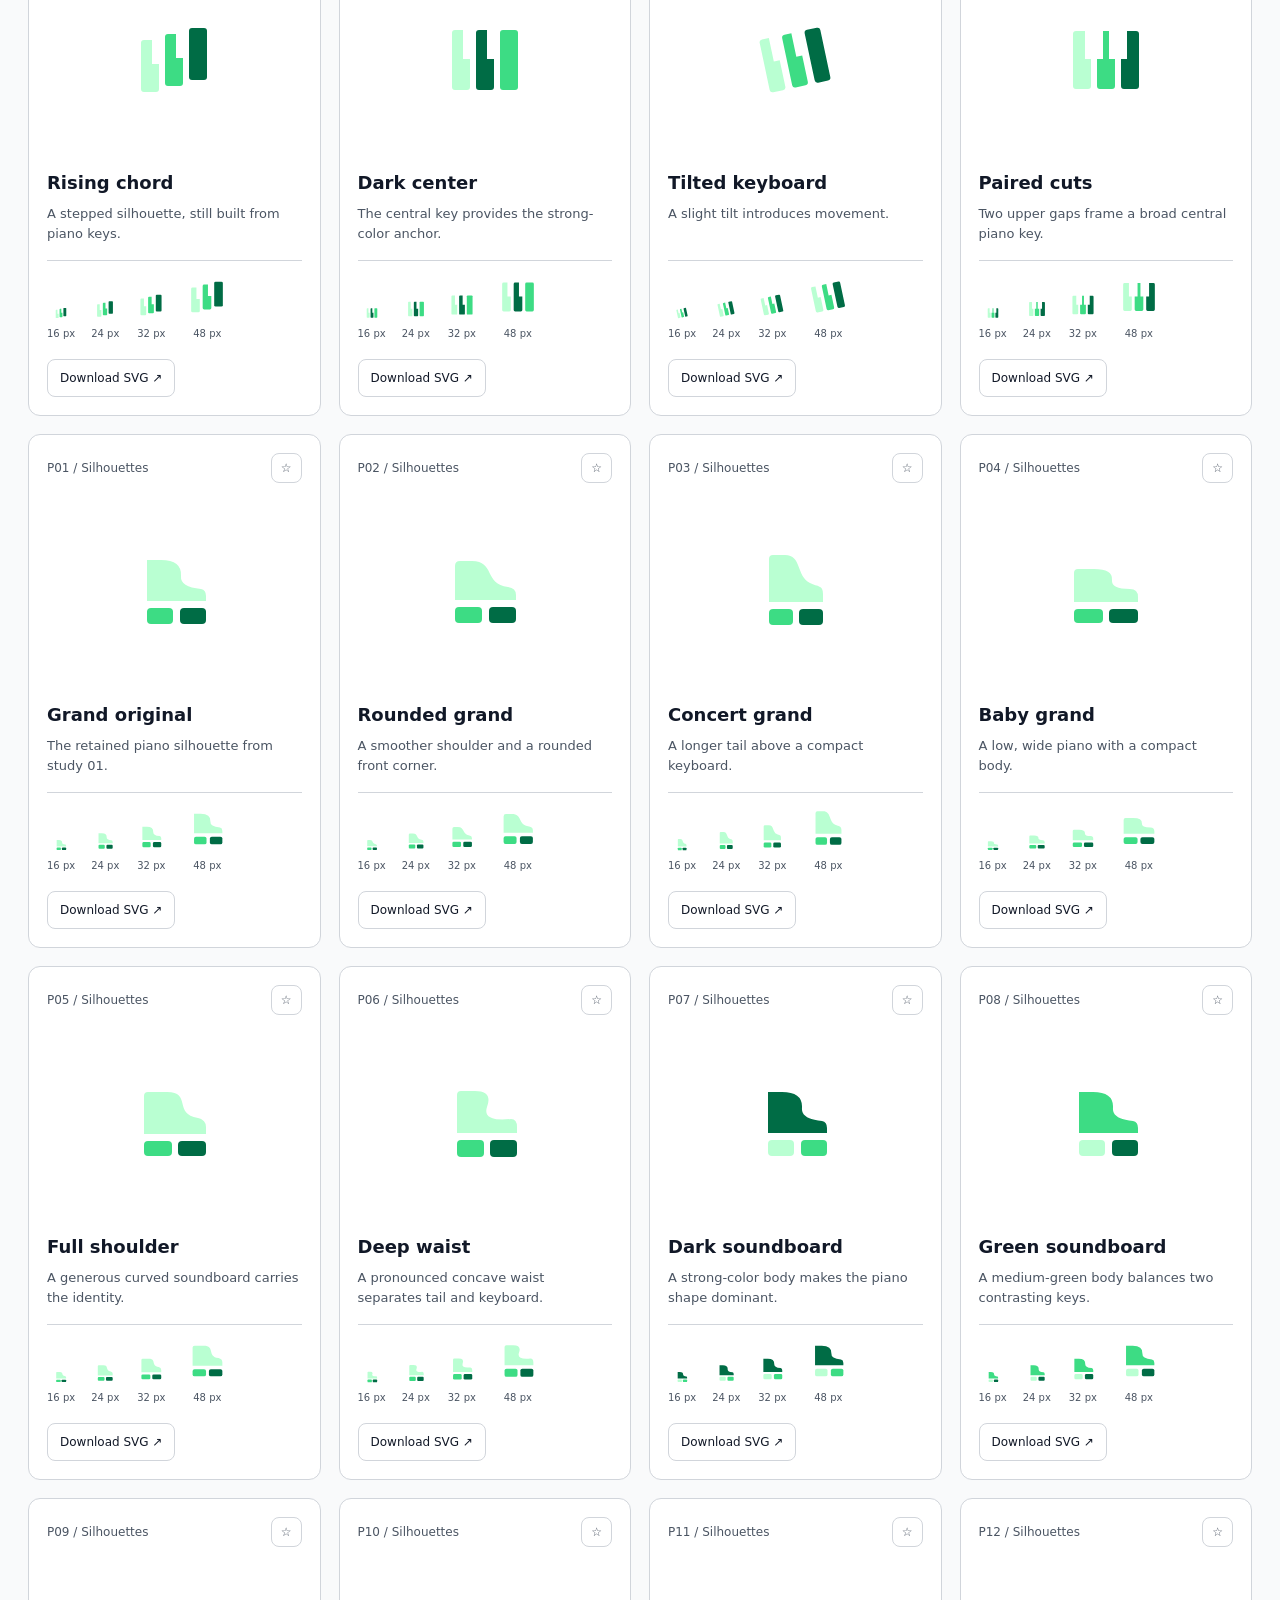
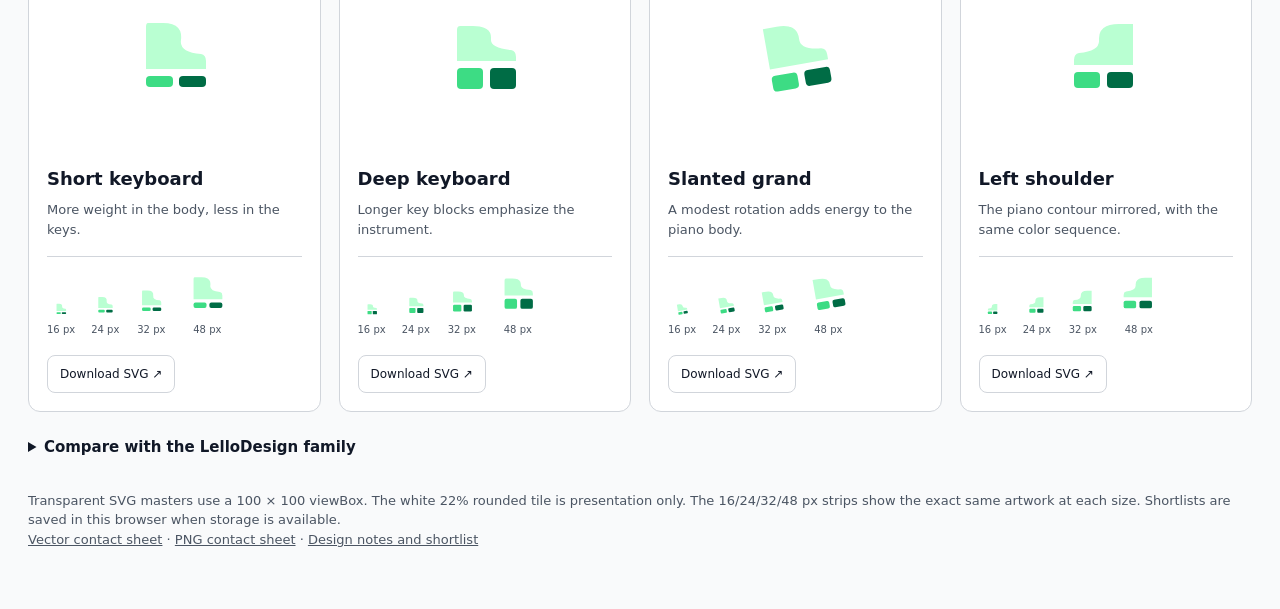
<file: design/archive/icon-study-02/index.html>
<!doctype html>
<html lang="en"><head><meta charset="utf-8"><meta name="viewport" content="width=device-width, initial-scale=1"><title>Accordomi — Icon proposals</title>
<style>
*{box-sizing:border-box}body{margin:0;background:#f9fafb;color:#111827;font:15px/1.5 system-ui,sans-serif;--panel:#fff;--border:#d1d5db;--muted:#4b5563}body.dark{background:#030712;color:#f9fafb;--panel:#111827;--border:#374151;--muted:#d1d5db}header,main{max-width:1440px;margin:auto;padding:28px}header{padding-bottom:16px}h1{font-size:clamp(28px,4vw,44px);letter-spacing:-1.2px;margin:8px 0}p{max-width:800px;color:var(--muted)}.eyebrow{font-size:12px;font-weight:700;letter-spacing:2px;color:var(--muted)}.seam{display:flex;height:4px;width:100%;margin-top:28px;gap:4px}.seam i:nth-child(1){background:#006c45;flex:3}.seam i:nth-child(2){background:#3ddc84;flex:2}.seam i:nth-child(3){background:#b9ffd2;flex:1}.controls{display:flex;flex-wrap:wrap;align-items:end;gap:16px;padding:18px;background:var(--panel);border:1px solid var(--border);border-radius:12px}label{display:grid;gap:6px;font-size:12px;font-weight:650}select,button,a.download{font:inherit;border:1px solid var(--border);border-radius:8px;padding:9px 12px;background:var(--panel);color:inherit}button{cursor:pointer}button:focus-visible,select:focus-visible,a:focus-visible{outline:3px solid #008653;outline-offset:3px}.check{display:flex;align-items:center;gap:7px;padding:10px 0}a{color:inherit}#count{color:var(--muted);font-size:13px}.grid{display:grid;grid-template-columns:repeat(auto-fill,minmax(255px,1fr));gap:18px;margin-top:18px}.card{border:1px solid var(--border);border-radius:12px;background:var(--panel);padding:18px}.top{display:flex;align-items:center;justify-content:space-between;color:var(--muted);font-size:12px}.star{padding:5px 9px}.star[aria-pressed=true]{background:#dcfce7;color:#003822;border-color:#006c45}.preview{height:218px;display:flex;align-items:center;justify-content:center}.mark{display:block;width:var(--size,100px);height:var(--size,100px)}.tile .mark{background:white;border-radius:22%}.card h2{margin:0;font-size:18px}.card p{font-size:13px;min-height:40px;margin:8px 0 16px}.strip{display:flex;align-items:end;gap:16px;min-height:76px;border-top:1px solid var(--border);padding-top:12px}.mini{display:flex;align-items:center;flex-direction:column;gap:5px;font-size:10px;color:var(--muted)}.mini img{display:block}.download{display:inline-block;font-size:12px!important;margin-top:18px;text-decoration:none}footer{padding:32px 0;color:var(--muted);font-size:13px}.palette{display:flex;gap:8px;align-items:center;flex-wrap:wrap}.swatch{height:18px;width:18px;border-radius:4px;display:inline-block;vertical-align:middle}.references{display:flex;flex-wrap:wrap;gap:20px}.ref{display:grid;justify-items:center;gap:6px;font-size:12px;color:var(--muted)}.ref img{width:64px;height:64px;background:white;border-radius:22%}summary{cursor:pointer;font-weight:600}details{margin-top:24px}details p{font-size:13px}@media(max-width:600px){header,main{padding:18px}.grid{grid-template-columns:1fr 1fr;gap:10px}.card{padding:12px}.preview{height:210px;overflow:auto}.card h2{font-size:16px}.strip{gap:8px;flex-wrap:wrap}.card p{min-height:80px}}@media(max-width:430px){.grid{grid-template-columns:1fr}}@media print{.controls,details,footer,.download,.star{display:none}.grid{grid-template-columns:repeat(3,1fr)}.card{break-inside:avoid}.preview{height:130px}.card p{min-height:0}}
</style></head><body class="tile"><header><div class="eyebrow">ACCORDOMI / IDENTITY STUDY 02</div><h1>Forks. Keys. Piano.</h1><p>Three selected concepts, twelve variations each. F01, K01 and P01 retain the original directions; the others explore proportions, curves, spacing and color balance.</p><div class="palette"><span><i class="swatch" style="background:#b9ffd2"></i> Light #b9ffd2</span><span><i class="swatch" style="background:#3ddc84"></i> Medium #3ddc84</span><span><i class="swatch" style="background:#006c45"></i> Strong #006c45</span></div><div class="seam"><i></i><i></i><i></i></div></header>
<main><div class="controls"><label>Concept family<select id="family"><option value="all">All 36 proposals</option><option>Forks</option><option>Three keys</option><option>Silhouettes</option></select></label><label>Preview size<select id="size"><option>16</option><option>24</option><option>32</option><option>48</option><option selected>100</option><option>192</option></select></label><label>Surface<select id="surface"><option value="light">Light</option><option value="dark">Dark</option></select></label><label>Presentation<select id="presentation"><option value="tile">White tile</option><option value="transparent">Transparent mark</option></select></label><label class="check"><input type="checkbox" id="shortlist">Shortlist only</label><button id="copy">Copy shortlist</button><span id="feedback" role="status"></span></div><p id="count" aria-live="polite"></p><div id="grid" class="grid"></div>
<details><summary>Compare with the LelloDesign family</summary><p>Original reference SVGs, preserved in their established blue palette. Accordomi uses green because it is primarily an Android application.</p><div class="references"><div class="ref"><img src="references/crumbles.svg" alt="Crumbles mark">Crumbles</div><div class="ref"><img src="references/simple-agents.svg" alt="Simple Agents mark">Simple Agents</div><div class="ref"><img src="references/sct.svg" alt="ScT mark">ScT</div><div class="ref"><img src="references/talia.svg" alt="Talìa mark">Talìa</div><div class="ref"><img src="references/my-home-assistant.svg" alt="My Home Assistant mark">My Home Assistant</div></div></details>
<footer>Transparent SVG masters use a 100 × 100 viewBox. The white 22% rounded tile is presentation only. The 16/24/32/48 px strips show the exact same artwork at each size. Shortlists are saved in this browser when storage is available.<br><a href="contact-sheet.svg">Vector contact sheet</a> · <a href="contact-sheet.png">PNG contact sheet</a> · <a href="README.md">Design notes and shortlist</a></footer></main>
<script>
const proposals=[{"id": "F01", "name": "Solid original", "family": "Forks", "idea": "The retained solid-fork direction from study 01.", "file": "svg/f01-solid-original.svg"}, {"id": "F02", "name": "Long tines", "family": "Forks", "idea": "Tall tines and a compact curved root.", "file": "svg/f02-long-tines.svg"}, {"id": "F03", "name": "Square bowl", "family": "Forks", "idea": "A squared U with soft, generous corners.", "file": "svg/f03-square-bowl.svg"}, {"id": "F04", "name": "Open root", "family": "Forks", "idea": "The split bowl leaves air above the handle.", "file": "svg/f04-open-root.svg"}, {"id": "F05", "name": "Round bowl", "family": "Forks", "idea": "Two curved shoulders surround an independent stem.", "file": "svg/f05-round-bowl.svg"}, {"id": "F06", "name": "Narrow fork", "family": "Forks", "idea": "A slender, instrument-like tuning fork.", "file": "svg/f06-narrow-fork.svg"}, {"id": "F07", "name": "Broad fork", "family": "Forks", "idea": "A broad stance with short tines.", "file": "svg/f07-broad-fork.svg"}, {"id": "F08", "name": "Dark tines", "family": "Forks", "idea": "Strong tines give the silhouette more contrast.", "file": "svg/f08-dark-tines.svg"}, {"id": "F09", "name": "Leaning fork", "family": "Forks", "idea": "A gentle tilt keeps the fork immediately legible.", "file": "svg/f09-leaning-fork.svg"}, {"id": "F10", "name": "Deep cup", "family": "Forks", "idea": "Long shoulders form a deeper U-shaped cup.", "file": "svg/f10-deep-cup.svg"}, {"id": "F11", "name": "Key handle", "family": "Forks", "idea": "A wide key-shaped stem beneath two fork tines.", "file": "svg/f11-key-handle.svg"}, {"id": "F12", "name": "Continuous side", "family": "Forks", "idea": "One tine joins the handle; the other two pieces float.", "file": "svg/f12-continuous-side.svg"}, {"id": "K01", "name": "Three keys original", "family": "Three keys", "idea": "The retained three-key mark from study 01.", "file": "svg/k01-three-keys-original.svg"}, {"id": "K02", "name": "Even keys", "family": "Three keys", "idea": "Equal lower widths with two clear upper notches.", "file": "svg/k02-even-keys.svg"}, {"id": "K03", "name": "Short keys", "family": "Three keys", "idea": "A compact keyboard with a broad footprint.", "file": "svg/k03-short-keys.svg"}, {"id": "K04", "name": "Long keys", "family": "Three keys", "idea": "Tall proportions suggest the length of real piano keys.", "file": "svg/k04-long-keys.svg"}, {"id": "K05", "name": "Wide cuts", "family": "Three keys", "idea": "Larger negative-space cuts emphasize the keyboard.", "file": "svg/k05-wide-cuts.svg"}, {"id": "K06", "name": "Shallow cuts", "family": "Three keys", "idea": "Shorter notches leave more of each key intact.", "file": "svg/k06-shallow-cuts.svg"}, {"id": "K07", "name": "Soft keys", "family": "Three keys", "idea": "More rounding at the ends of the three keys.", "file": "svg/k07-soft-keys.svg"}, {"id": "K08", "name": "Pressed middle", "family": "Three keys", "idea": "The middle key is visibly depressed.", "file": "svg/k08-pressed-middle.svg"}, {"id": "K09", "name": "Rising chord", "family": "Three keys", "idea": "A stepped silhouette, still built from piano keys.", "file": "svg/k09-rising-chord.svg"}, {"id": "K10", "name": "Dark center", "family": "Three keys", "idea": "The central key provides the strong-color anchor.", "file": "svg/k10-dark-center.svg"}, {"id": "K11", "name": "Tilted keyboard", "family": "Three keys", "idea": "A slight tilt introduces movement.", "file": "svg/k11-tilted-keyboard.svg"}, {"id": "K12", "name": "Paired cuts", "family": "Three keys", "idea": "Two upper gaps frame a broad central piano key.", "file": "svg/k12-paired-cuts.svg"}, {"id": "P01", "name": "Grand original", "family": "Silhouettes", "idea": "The retained piano silhouette from study 01.", "file": "svg/p01-grand-original.svg"}, {"id": "P02", "name": "Rounded grand", "family": "Silhouettes", "idea": "A smoother shoulder and a rounded front corner.", "file": "svg/p02-rounded-grand.svg"}, {"id": "P03", "name": "Concert grand", "family": "Silhouettes", "idea": "A longer tail above a compact keyboard.", "file": "svg/p03-concert-grand.svg"}, {"id": "P04", "name": "Baby grand", "family": "Silhouettes", "idea": "A low, wide piano with a compact body.", "file": "svg/p04-baby-grand.svg"}, {"id": "P05", "name": "Full shoulder", "family": "Silhouettes", "idea": "A generous curved soundboard carries the identity.", "file": "svg/p05-full-shoulder.svg"}, {"id": "P06", "name": "Deep waist", "family": "Silhouettes", "idea": "A pronounced concave waist separates tail and keyboard.", "file": "svg/p06-deep-waist.svg"}, {"id": "P07", "name": "Dark soundboard", "family": "Silhouettes", "idea": "A strong-color body makes the piano shape dominant.", "file": "svg/p07-dark-soundboard.svg"}, {"id": "P08", "name": "Green soundboard", "family": "Silhouettes", "idea": "A medium-green body balances two contrasting keys.", "file": "svg/p08-green-soundboard.svg"}, {"id": "P09", "name": "Short keyboard", "family": "Silhouettes", "idea": "More weight in the body, less in the keys.", "file": "svg/p09-short-keyboard.svg"}, {"id": "P10", "name": "Deep keyboard", "family": "Silhouettes", "idea": "Longer key blocks emphasize the instrument.", "file": "svg/p10-deep-keyboard.svg"}, {"id": "P11", "name": "Slanted grand", "family": "Silhouettes", "idea": "A modest rotation adds energy to the piano body.", "file": "svg/p11-slanted-grand.svg"}, {"id": "P12", "name": "Left shoulder", "family": "Silhouettes", "idea": "The piano contour mirrored, with the same color sequence.", "file": "svg/p12-left-shoulder.svg"}];
let saved=[];try{saved=JSON.parse(localStorage.getItem('accordomi-icon-study-02')||'[]')}catch{}let favorites=new Set(Array.isArray(saved)?saved:[]);
const $=id=>document.getElementById(id);
function render(){const visible=proposals.filter(p=>($('family').value==='all'||p.family===$('family').value)&&(!$('shortlist').checked||favorites.has(p.id)));$('count').textContent=`${visible.length} proposals shown · ${favorites.size} shortlisted`;$('grid').innerHTML=visible.map(p=>`<article class="card"><div class="top"><span>${p.id} / ${p.family}</span><button class="star" data-id="${p.id}" aria-label="Shortlist ${p.id}: ${p.name}" aria-pressed="${favorites.has(p.id)}">${favorites.has(p.id)?'★':'☆'}</button></div><div class="preview"><img class="mark" src="${p.file}" alt="${p.name}"></div><h2>${p.name}</h2><p>${p.idea}</p><div class="strip">${[16,24,32,48].map(s=>`<div class="mini"><img src="${p.file}" alt="" width="${s}" height="${s}"><span>${s} px</span></div>`).join('')}</div><a class="download" href="${p.file}" download>Download SVG ↗</a></article>`).join('');}
$('grid').addEventListener('click',e=>{const b=e.target.closest('button[data-id]');if(!b)return;const id=b.dataset.id;favorites.has(id)?favorites.delete(id):favorites.add(id);try{localStorage.setItem('accordomi-icon-study-02',JSON.stringify([...favorites]))}catch{}render()});
$('family').onchange=render;$('shortlist').onchange=render;$('size').onchange=()=>document.documentElement.style.setProperty('--size',$('size').value+'px');$('surface').onchange=()=>document.body.classList.toggle('dark',$('surface').value==='dark');$('presentation').onchange=()=>document.body.classList.toggle('tile',$('presentation').value==='tile');
$('copy').onclick=async()=>{const text=proposals.filter(p=>favorites.has(p.id)).map(p=>`${p.id} ${p.name}`).join(', ');if(!text){$('feedback').textContent='Choose a star first.';return}try{await navigator.clipboard.writeText(text);$('feedback').textContent='Shortlist copied.'}catch{$('feedback').textContent=text}};render();
</script></body></html>
</file>
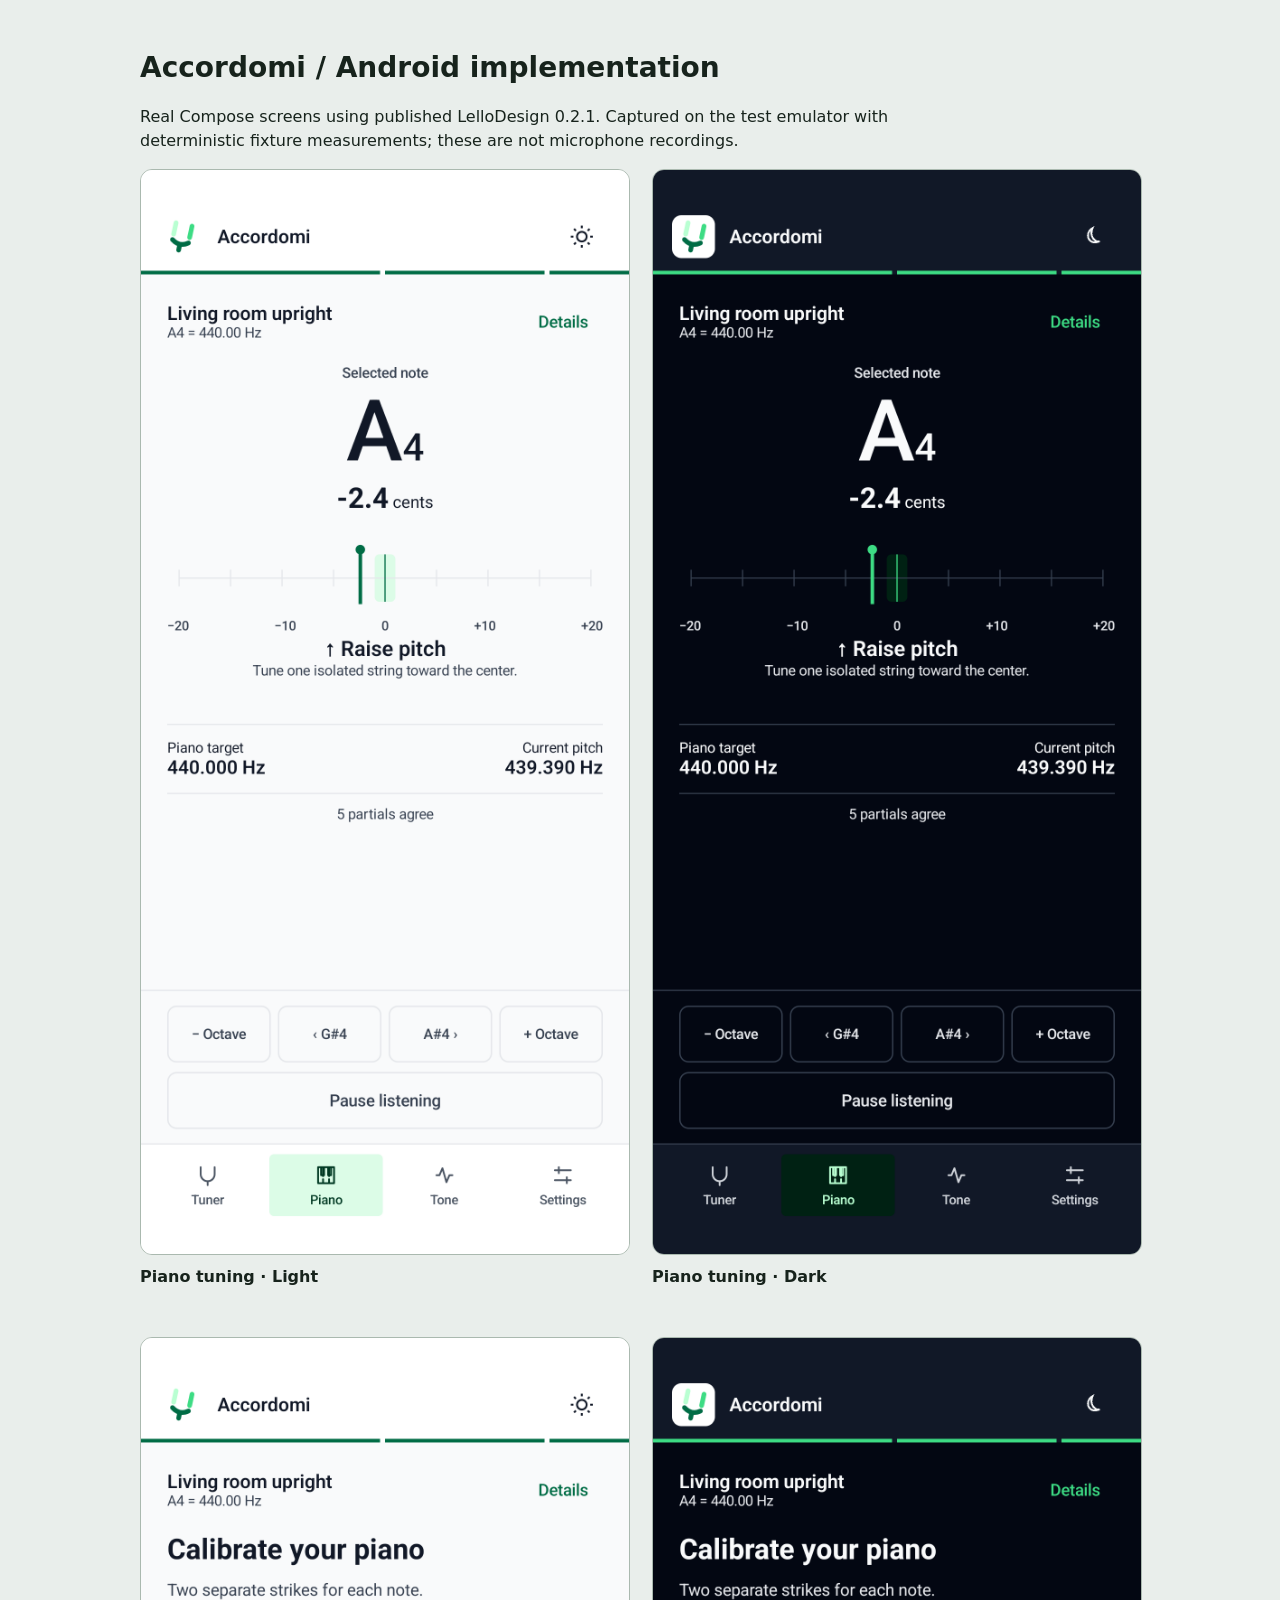
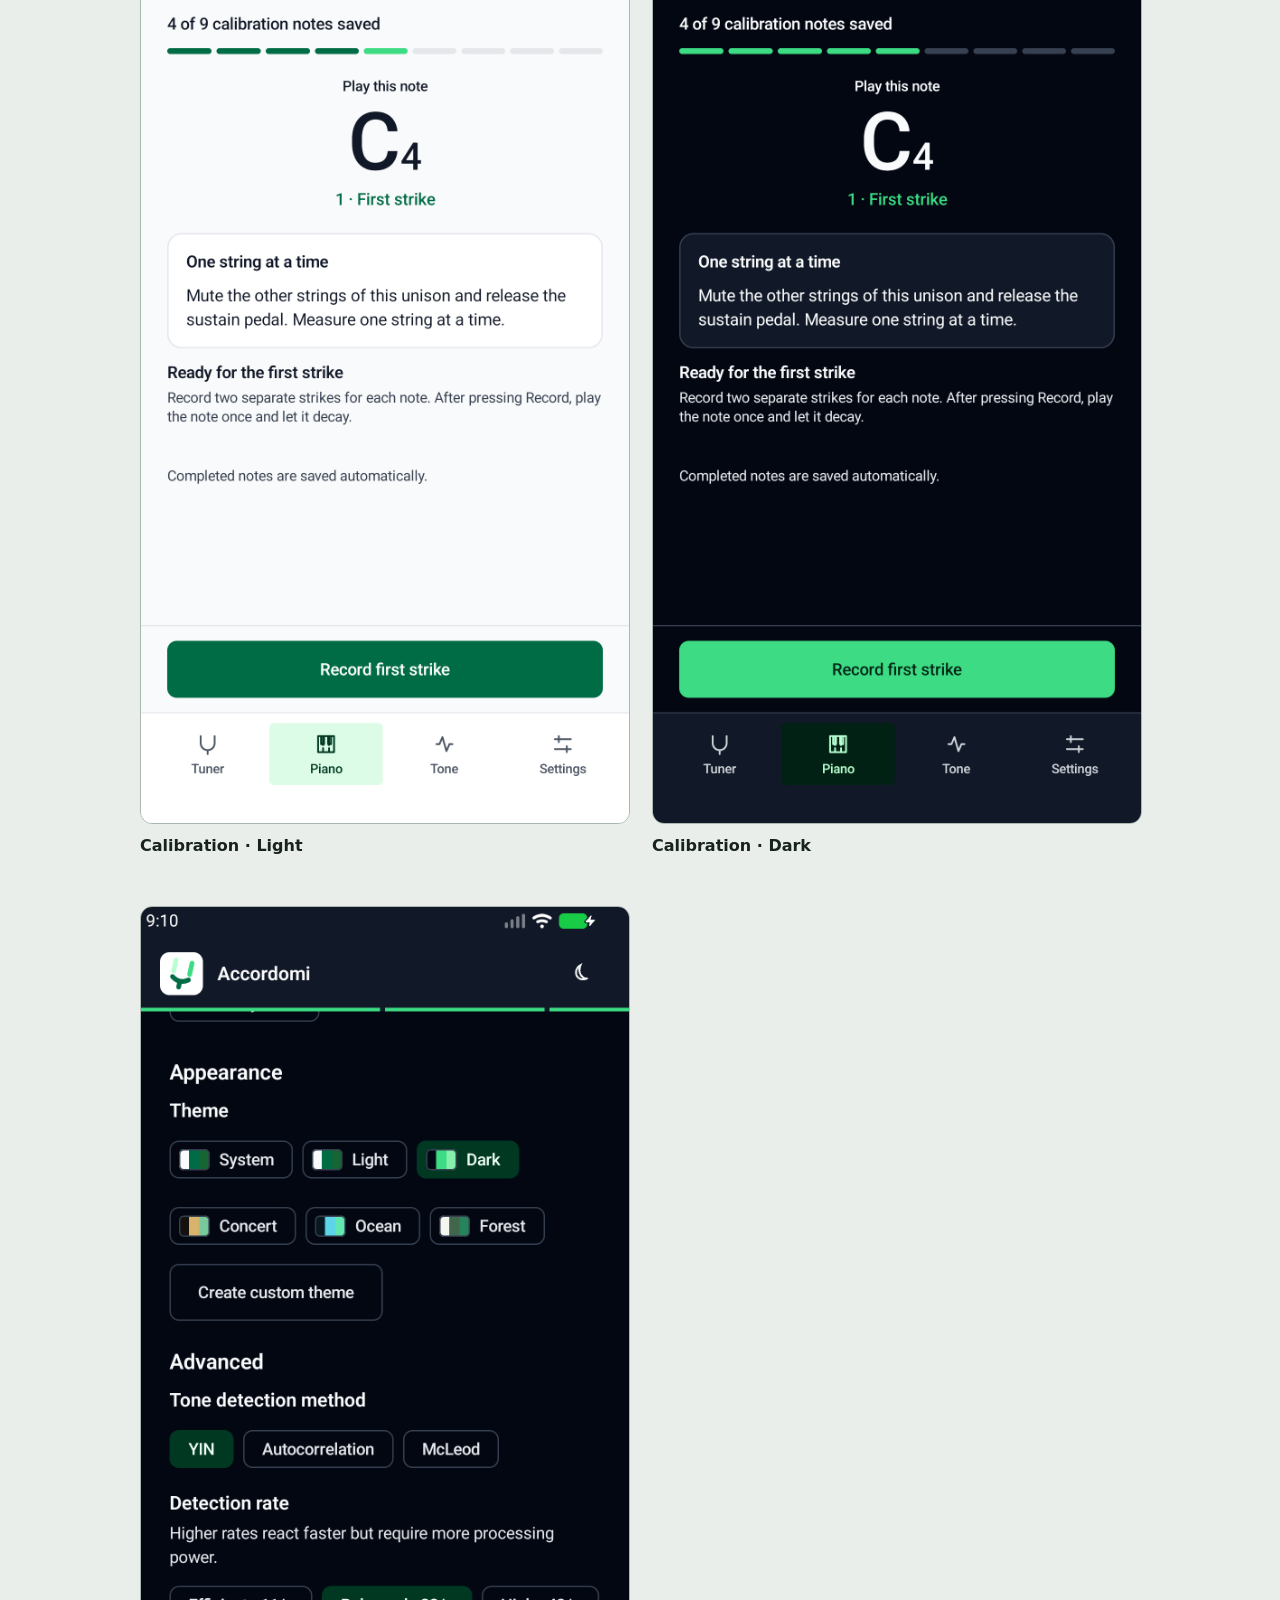
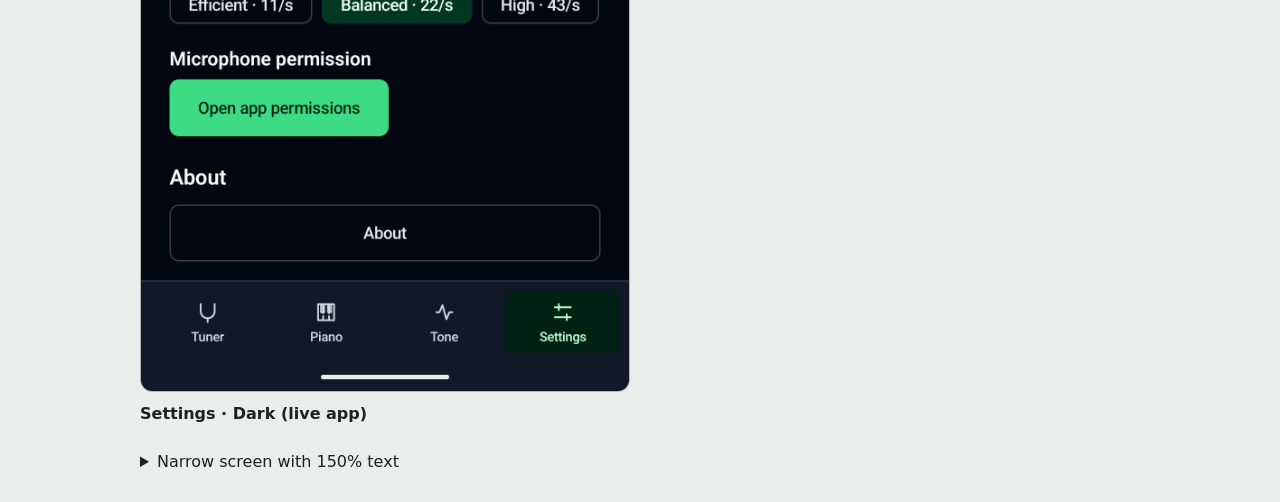
<file: design/ui-pass-01/android/index.html>
<!doctype html><html lang="en"><meta charset="utf-8"><meta name="viewport" content="width=device-width,initial-scale=1"><title>Accordomi — implemented Android UI</title><style>body{margin:0;background:#e9eeeb;color:#17231c;font:16px/1.5 system-ui,sans-serif}main{max-width:1000px;margin:auto;padding:28px}h1{font-size:28px;margin-bottom:6px}p{max-width:760px}section{display:grid;grid-template-columns:1fr 1fr;gap:24px}figure{margin:0}img{width:100%;display:block;border:1px solid #aab9af;border-radius:12px}figcaption{margin:10px 0 24px;font-weight:600}@media(max-width:600px){section{grid-template-columns:1fr}}</style><main><h1>Accordomi / Android implementation</h1><p>Real Compose screens using published LelloDesign 0.2.1. Captured on the test emulator with deterministic fixture measurements; these are not microphone recordings.</p><section><figure><img src="tuning-light.png" alt="Piano tuning · Light"><figcaption>Piano tuning · Light</figcaption></figure><figure><img src="tuning-dark.png" alt="Piano tuning · Dark"><figcaption>Piano tuning · Dark</figcaption></figure><figure><img src="calibration-light.png" alt="Calibration · Light"><figcaption>Calibration · Light</figcaption></figure><figure><img src="calibration-dark.png" alt="Calibration · Dark"><figcaption>Calibration · Dark</figcaption></figure><figure><img src="settings-dark.png" alt="Actual Settings screen in dark appearance"><figcaption>Settings · Dark (live app)</figcaption></figure></section><details><summary>Narrow screen with 150% text</summary><img style="max-width:440px" src="calibration-large-text.png" alt="Calibration with large text; the recording action stays accessible"></details></main></html>
</file>
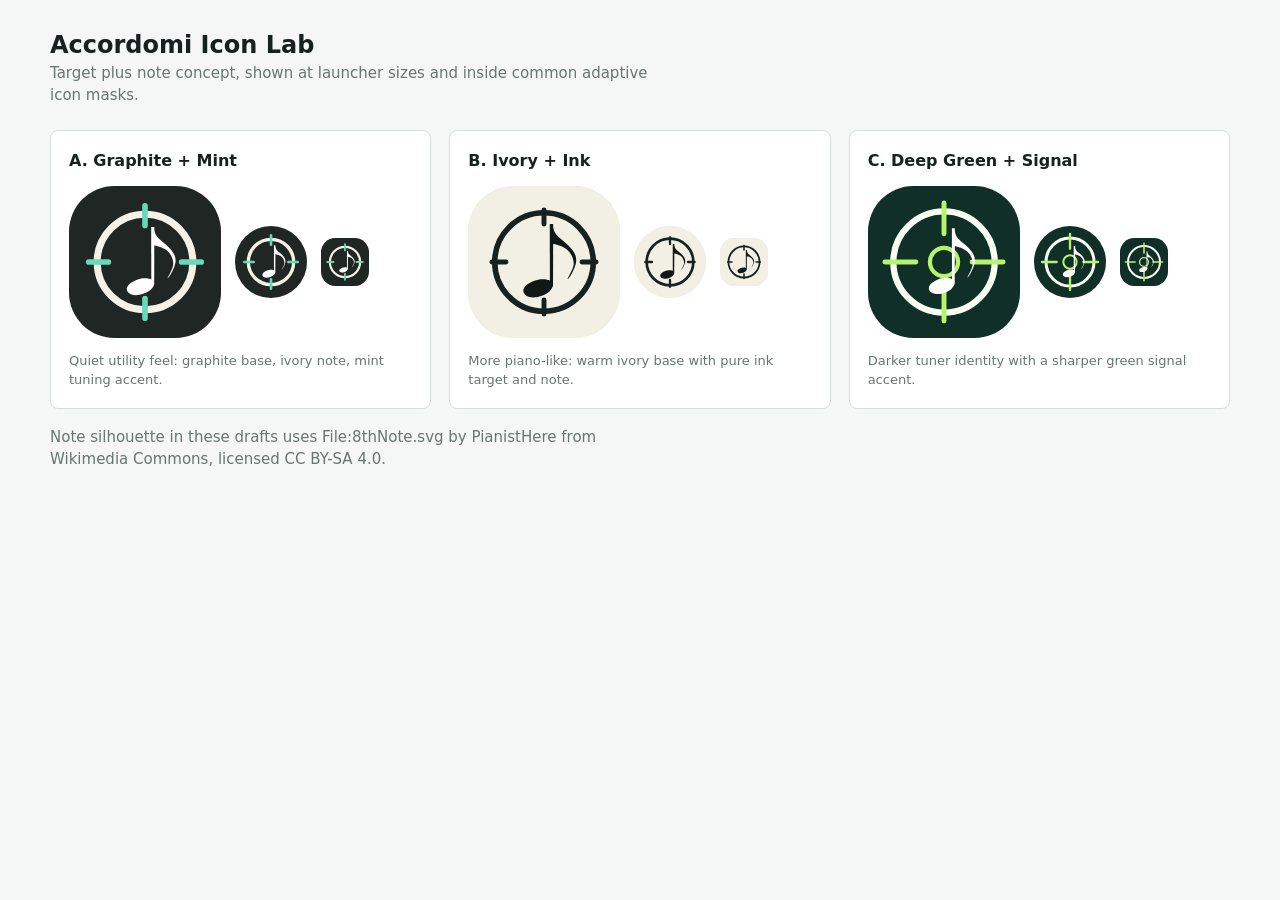
<file: icon-lab.html>
<!doctype html>
<html lang="en">
<head>
  <meta charset="utf-8">
  <meta name="viewport" content="width=device-width, initial-scale=1">
  <title>Accordomi Icon Lab</title>
  <style>
    :root {
      color-scheme: light dark;
      --bg: #f5f7f6;
      --ink: #17211f;
      --muted: #687572;
      --panel: #ffffff;
      --stroke: #d6ddda;
    }

    @media (prefers-color-scheme: dark) {
      :root {
        --bg: #101513;
        --ink: #eff7f4;
        --muted: #a6b3af;
        --panel: #18201d;
        --stroke: #2c3935;
      }
    }

    * {
      box-sizing: border-box;
    }

    body {
      margin: 0;
      min-height: 100vh;
      background: var(--bg);
      color: var(--ink);
      font: 15px/1.45 system-ui, -apple-system, BlinkMacSystemFont, "Segoe UI", sans-serif;
    }

    main {
      width: min(1180px, calc(100vw - 32px));
      margin: 0 auto;
      padding: 28px 0 48px;
    }

    header {
      display: flex;
      align-items: baseline;
      justify-content: space-between;
      gap: 24px;
      margin-bottom: 24px;
    }

    h1 {
      margin: 0;
      font-size: 24px;
      letter-spacing: 0;
    }

    .hint {
      margin: 0;
      color: var(--muted);
      max-width: 620px;
    }

    .grid {
      display: grid;
      grid-template-columns: repeat(auto-fit, minmax(260px, 1fr));
      gap: 18px;
    }

    .panel {
      background: var(--panel);
      border: 1px solid var(--stroke);
      border-radius: 8px;
      padding: 18px;
    }

    .panel h2 {
      margin: 0 0 14px;
      font-size: 16px;
      letter-spacing: 0;
    }

    .preview-row {
      display: grid;
      grid-template-columns: 152px 72px 48px;
      align-items: center;
      gap: 14px;
    }

    .icon-frame {
      display: grid;
      place-items: center;
      background:
        linear-gradient(45deg, #d9e0dd 25%, transparent 25%),
        linear-gradient(-45deg, #d9e0dd 25%, transparent 25%),
        linear-gradient(45deg, transparent 75%, #d9e0dd 75%),
        linear-gradient(-45deg, transparent 75%, #d9e0dd 75%);
      background-color: #eef2f0;
      background-position: 0 0, 0 8px, 8px -8px, -8px 0;
      background-size: 16px 16px;
      border-radius: 8px;
      aspect-ratio: 1;
      overflow: hidden;
    }

    .mask-round {
      border-radius: 50%;
    }

    .mask-squircle {
      border-radius: 30%;
    }

    svg {
      display: block;
      width: 100%;
      height: 100%;
    }

    .notes {
      margin: 14px 0 0;
      color: var(--muted);
      font-size: 13px;
    }
  </style>
</head>
<body>
  <main>
    <header>
      <div>
        <h1>Accordomi Icon Lab</h1>
        <p class="hint">Target plus note concept, shown at launcher sizes and inside common adaptive icon masks.</p>
      </div>
    </header>

    <section class="grid">
      <article class="panel">
        <h2>A. Graphite + Mint</h2>
        <div class="preview-row">
          <div class="icon-frame mask-squircle">__ICON_A__</div>
          <div class="icon-frame mask-round">__ICON_A__</div>
          <div class="icon-frame mask-squircle">__ICON_A__</div>
        </div>
        <p class="notes">Quiet utility feel: graphite base, ivory note, mint tuning accent.</p>
      </article>

      <article class="panel">
        <h2>B. Ivory + Ink</h2>
        <div class="preview-row">
          <div class="icon-frame mask-squircle">__ICON_B__</div>
          <div class="icon-frame mask-round">__ICON_B__</div>
          <div class="icon-frame mask-squircle">__ICON_B__</div>
        </div>
        <p class="notes">More piano-like: warm ivory base with pure ink target and note.</p>
      </article>

      <article class="panel">
        <h2>C. Deep Green + Signal</h2>
        <div class="preview-row">
          <div class="icon-frame mask-squircle">__ICON_C__</div>
          <div class="icon-frame mask-round">__ICON_C__</div>
          <div class="icon-frame mask-squircle">__ICON_C__</div>
        </div>
        <p class="notes">Darker tuner identity with a sharper green signal accent.</p>
      </article>
    </section>
    <p class="hint" style="margin-top: 18px;">
      Note silhouette in these drafts uses File:8thNote.svg by PianistHere from Wikimedia Commons, licensed CC BY-SA 4.0.
    </p>
  </main>

  <template id="icon-a">
    <svg viewBox="0 0 108 108" role="img" aria-label="Accordomi icon concept A">
      <rect width="108" height="108" fill="#202624"/>
      <circle cx="54" cy="54" r="34" fill="none" stroke="#F4F1E8" stroke-width="5"/>
      <path d="M54 14v14M54 80v14M14 54h14M80 54h14" fill="none" stroke="#66D9B7" stroke-width="4" stroke-linecap="round"/>
      <g transform="translate(26 29) scale(0.72 0.54)">
        <path fill="#FFFFFF" d="M 23.7,87.9 C 18.1,82.8 21.2,74.7 30.4,69.9 C 33.5,68.4 35.8,67.7 39.8,67.8 C 42.3,67.9 45.1,69.3 45.1,69.3 C 45.1,51.2 45.0,17.0 45.0,0.2 C 46.0,0.2 46.7,0.1 48.1,0.1 C 48.1,1.1 48.1,1.9 48.1,2.7 C 48.1,3.6 48.1,4.1 48.2,4.7 C 49.2,11.0 50.6,13.5 57.6,21.2 C 66.5,31.1 69.1,37.0 69.1,44.9 C 69.0,52.3 62.5,68.1 61.1,67.5 C 63.1,61.9 65.9,55.9 66.6,50.9 C 67.5,44.8 65.0,36.2 61.0,31.7 C 57.8,27.9 50.2,24.6 48.1,24.6 C 48.1,24.6 48.0,61.0 48.0,74.8 C 48.0,77.1 45.9,81.2 44.7,82.6 C 39.2,89.2 28.5,92.2 23.7,87.9 z"/>
      </g>
    </svg>
  </template>

  <template id="icon-b">
    <svg viewBox="0 0 108 108" role="img" aria-label="Accordomi icon concept B">
      <rect width="108" height="108" fill="#F2EFE5"/>
      <circle cx="54" cy="54" r="35" fill="none" stroke="#17211F" stroke-width="4"/>
      <path d="M54 17v10M54 81v10M17 54h10M81 54h10" fill="none" stroke="#17211F" stroke-width="3.5" stroke-linecap="round"/>
      <g transform="translate(23 27) scale(0.78 0.58)">
        <path fill="#111816" d="M 23.7,87.9 C 18.1,82.8 21.2,74.7 30.4,69.9 C 33.5,68.4 35.8,67.7 39.8,67.8 C 42.3,67.9 45.1,69.3 45.1,69.3 C 45.1,51.2 45.0,17.0 45.0,0.2 C 46.0,0.2 46.7,0.1 48.1,0.1 C 48.1,1.1 48.1,1.9 48.1,2.7 C 48.1,3.6 48.1,4.1 48.2,4.7 C 49.2,11.0 50.6,13.5 57.6,21.2 C 66.5,31.1 69.1,37.0 69.1,44.9 C 69.0,52.3 62.5,68.1 61.1,67.5 C 63.1,61.9 65.9,55.9 66.6,50.9 C 67.5,44.8 65.0,36.2 61.0,31.7 C 57.8,27.9 50.2,24.6 48.1,24.6 C 48.1,24.6 48.0,61.0 48.0,74.8 C 48.0,77.1 45.9,81.2 44.7,82.6 C 39.2,89.2 28.5,92.2 23.7,87.9 z"/>
      </g>
    </svg>
  </template>

  <template id="icon-c">
    <svg viewBox="0 0 108 108" role="img" aria-label="Accordomi icon concept C">
      <rect width="108" height="108" fill="#0F2F27"/>
      <circle cx="54" cy="54" r="36" fill="none" stroke="#F7FFF5" stroke-width="4.5"/>
      <circle cx="54" cy="54" r="10" fill="none" stroke="#B8F36D" stroke-width="3"/>
      <path d="M54 12v22M54 74v22M12 54h22M74 54h22" fill="none" stroke="#B8F36D" stroke-width="3.5" stroke-linecap="round"/>
      <g transform="translate(29 30) scale(0.68 0.52)">
        <path fill="#FFFFFF" d="M 23.7,87.9 C 18.1,82.8 21.2,74.7 30.4,69.9 C 33.5,68.4 35.8,67.7 39.8,67.8 C 42.3,67.9 45.1,69.3 45.1,69.3 C 45.1,51.2 45.0,17.0 45.0,0.2 C 46.0,0.2 46.7,0.1 48.1,0.1 C 48.1,1.1 48.1,1.9 48.1,2.7 C 48.1,3.6 48.1,4.1 48.2,4.7 C 49.2,11.0 50.6,13.5 57.6,21.2 C 66.5,31.1 69.1,37.0 69.1,44.9 C 69.0,52.3 62.5,68.1 61.1,67.5 C 63.1,61.9 65.9,55.9 66.6,50.9 C 67.5,44.8 65.0,36.2 61.0,31.7 C 57.8,27.9 50.2,24.6 48.1,24.6 C 48.1,24.6 48.0,61.0 48.0,74.8 C 48.0,77.1 45.9,81.2 44.7,82.6 C 39.2,89.2 28.5,92.2 23.7,87.9 z"/>
      </g>
    </svg>
  </template>

  <script>
    for (const id of ["a", "b", "c"]) {
      const html = document.querySelector(`#icon-${id}`).innerHTML.trim();
      document.body.innerHTML = document.body.innerHTML.replaceAll(`__ICON_${id.toUpperCase()}__`, html);
    }
  </script>
</body>
</html>
</file>
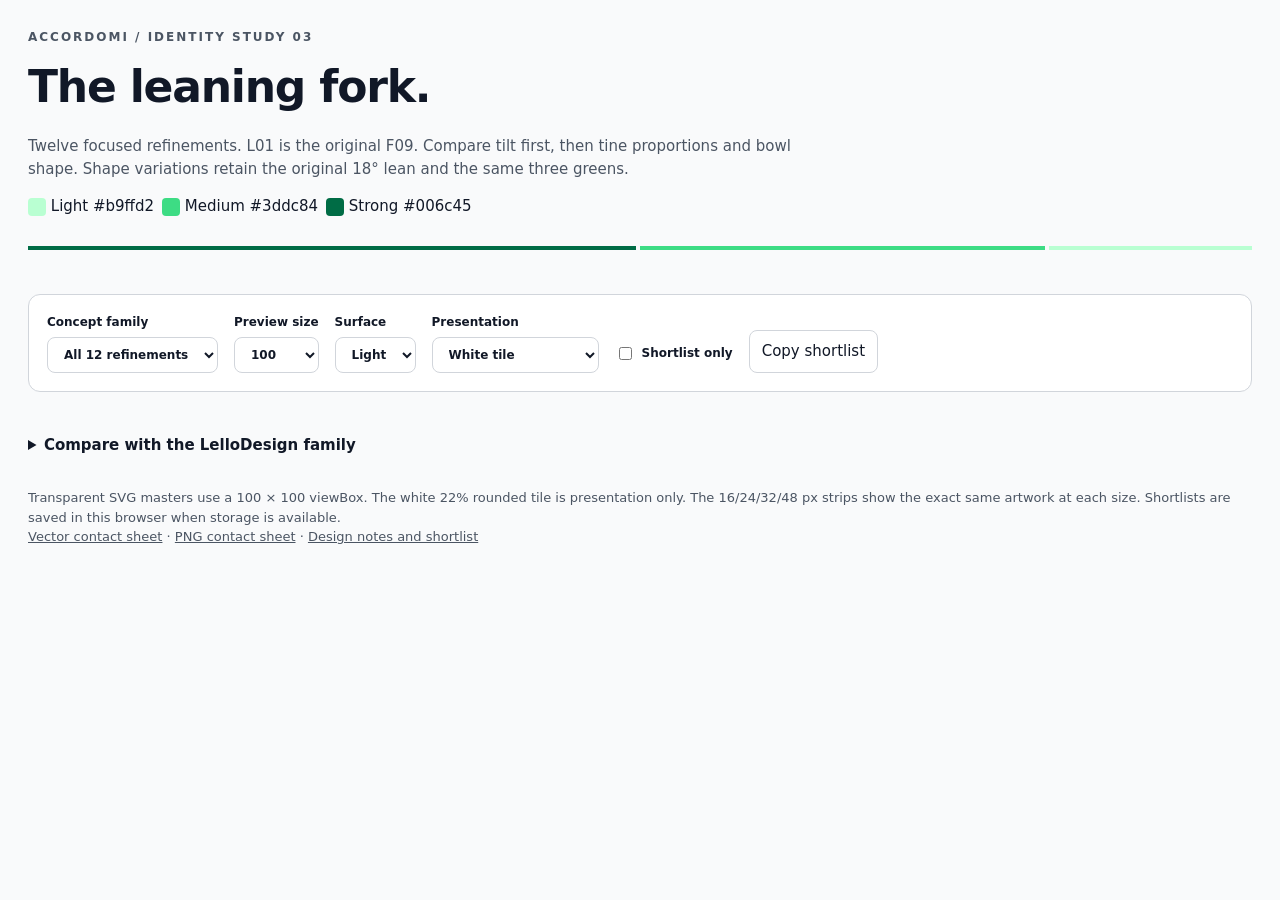
<file: design/icon-proposals/gallery.template.html>
<!doctype html>
<html lang="en"><head><meta charset="utf-8"><meta name="viewport" content="width=device-width, initial-scale=1"><title>Accordomi — Icon proposals</title>
<style>
*{box-sizing:border-box}body{margin:0;background:#f9fafb;color:#111827;font:15px/1.5 system-ui,sans-serif;--panel:#fff;--border:#d1d5db;--muted:#4b5563}body.dark{background:#030712;color:#f9fafb;--panel:#111827;--border:#374151;--muted:#d1d5db}header,main{max-width:1440px;margin:auto;padding:28px}header{padding-bottom:16px}h1{font-size:clamp(28px,4vw,44px);letter-spacing:-1.2px;margin:8px 0}p{max-width:800px;color:var(--muted)}.eyebrow{font-size:12px;font-weight:700;letter-spacing:2px;color:var(--muted)}.seam{display:flex;height:4px;width:100%;margin-top:28px;gap:4px}.seam i:nth-child(1){background:#006c45;flex:3}.seam i:nth-child(2){background:#3ddc84;flex:2}.seam i:nth-child(3){background:#b9ffd2;flex:1}.controls{display:flex;flex-wrap:wrap;align-items:end;gap:16px;padding:18px;background:var(--panel);border:1px solid var(--border);border-radius:12px}label{display:grid;gap:6px;font-size:12px;font-weight:650}select,button,a.download{font:inherit;border:1px solid var(--border);border-radius:8px;padding:9px 12px;background:var(--panel);color:inherit}button{cursor:pointer}button:focus-visible,select:focus-visible,a:focus-visible{outline:3px solid #008653;outline-offset:3px}.check{display:flex;align-items:center;gap:7px;padding:10px 0}a{color:inherit}#count{color:var(--muted);font-size:13px}.grid{display:grid;grid-template-columns:repeat(auto-fill,minmax(255px,1fr));gap:18px;margin-top:18px}.card{border:1px solid var(--border);border-radius:12px;background:var(--panel);padding:18px}.top{display:flex;align-items:center;justify-content:space-between;color:var(--muted);font-size:12px}.star{padding:5px 9px}.star[aria-pressed=true]{background:#dcfce7;color:#003822;border-color:#006c45}.preview{height:218px;display:flex;align-items:center;justify-content:center}.mark{display:block;width:var(--size,100px);height:var(--size,100px)}.tile .mark{background:white;border-radius:22%}.card h2{margin:0;font-size:18px}.card p{font-size:13px;min-height:40px;margin:8px 0 16px}.strip{display:flex;align-items:end;gap:16px;min-height:76px;border-top:1px solid var(--border);padding-top:12px}.mini{display:flex;align-items:center;flex-direction:column;gap:5px;font-size:10px;color:var(--muted)}.mini img{display:block}.download{display:inline-block;font-size:12px!important;margin-top:18px;text-decoration:none}footer{padding:32px 0;color:var(--muted);font-size:13px}.palette{display:flex;gap:8px;align-items:center;flex-wrap:wrap}.swatch{height:18px;width:18px;border-radius:4px;display:inline-block;vertical-align:middle}.references{display:flex;flex-wrap:wrap;gap:20px}.ref{display:grid;justify-items:center;gap:6px;font-size:12px;color:var(--muted)}.ref img{width:64px;height:64px;background:white;border-radius:22%}summary{cursor:pointer;font-weight:600}details{margin-top:24px}details p{font-size:13px}@media(max-width:600px){header,main{padding:18px}.grid{grid-template-columns:1fr 1fr;gap:10px}.card{padding:12px}.preview{height:210px;overflow:auto}.card h2{font-size:16px}.strip{gap:8px;flex-wrap:wrap}.card p{min-height:80px}}@media(max-width:430px){.grid{grid-template-columns:1fr}}@media print{.controls,details,footer,.download,.star{display:none}.grid{grid-template-columns:repeat(3,1fr)}.card{break-inside:avoid}.preview{height:130px}.card p{min-height:0}}
</style></head><body class="tile"><header><div class="eyebrow">ACCORDOMI / IDENTITY STUDY 03</div><h1>The leaning fork.</h1><p>Twelve focused refinements. L01 is the original F09. Compare tilt first, then tine proportions and bowl shape. Shape variations retain the original 18° lean and the same three greens.</p><div class="palette"><span><i class="swatch" style="background:#b9ffd2"></i> Light #b9ffd2</span><span><i class="swatch" style="background:#3ddc84"></i> Medium #3ddc84</span><span><i class="swatch" style="background:#006c45"></i> Strong #006c45</span></div><div class="seam"><i></i><i></i><i></i></div></header>
<main><div class="controls"><label>Concept family<select id="family"><option value="all">All 12 refinements</option><option>Tilt</option><option>Proportions</option><option>Bowl</option></select></label><label>Preview size<select id="size"><option>16</option><option>24</option><option>32</option><option>48</option><option selected>100</option><option>192</option></select></label><label>Surface<select id="surface"><option value="light">Light</option><option value="dark">Dark</option></select></label><label>Presentation<select id="presentation"><option value="tile">White tile</option><option value="transparent">Transparent mark</option></select></label><label class="check"><input type="checkbox" id="shortlist">Shortlist only</label><button id="copy">Copy shortlist</button><span id="feedback" role="status"></span></div><p id="count" aria-live="polite"></p><div id="grid" class="grid"></div>
<details><summary>Compare with the LelloDesign family</summary><p>Original reference SVGs, preserved in their established blue palette. Accordomi uses green because it is primarily an Android application.</p><div class="references"><div class="ref"><img src="references/crumbles.svg" alt="Crumbles mark">Crumbles</div><div class="ref"><img src="references/simple-agents.svg" alt="Simple Agents mark">Simple Agents</div><div class="ref"><img src="references/sct.svg" alt="ScT mark">ScT</div><div class="ref"><img src="references/talia.svg" alt="Talìa mark">Talìa</div><div class="ref"><img src="references/my-home-assistant.svg" alt="My Home Assistant mark">My Home Assistant</div></div></details>
<footer>Transparent SVG masters use a 100 × 100 viewBox. The white 22% rounded tile is presentation only. The 16/24/32/48 px strips show the exact same artwork at each size. Shortlists are saved in this browser when storage is available.<br><a href="contact-sheet.svg">Vector contact sheet</a> · <a href="contact-sheet.png">PNG contact sheet</a> · <a href="README.md">Design notes and shortlist</a></footer></main>
<script>
const proposals=__PROPOSALS__;
let saved=[];try{saved=JSON.parse(localStorage.getItem('accordomi-icon-study-03')||'[]')}catch{}let favorites=new Set(Array.isArray(saved)?saved:[]);
const $=id=>document.getElementById(id);
function render(){const visible=proposals.filter(p=>($('family').value==='all'||p.family===$('family').value)&&(!$('shortlist').checked||favorites.has(p.id)));$('count').textContent=`${visible.length} proposals shown · ${favorites.size} shortlisted`;$('grid').innerHTML=visible.map(p=>`<article class="card"><div class="top"><span>${p.id} / ${p.family}</span><button class="star" data-id="${p.id}" aria-label="Shortlist ${p.id}: ${p.name}" aria-pressed="${favorites.has(p.id)}">${favorites.has(p.id)?'★':'☆'}</button></div><div class="preview"><img class="mark" src="${p.file}" alt="${p.name}"></div><h2>${p.name}</h2><p>${p.idea}</p><div class="strip">${[16,24,32,48].map(s=>`<div class="mini"><img src="${p.file}" alt="" width="${s}" height="${s}"><span>${s} px</span></div>`).join('')}</div><a class="download" href="${p.file}" download>Download SVG ↗</a></article>`).join('');}
$('grid').addEventListener('click',e=>{const b=e.target.closest('button[data-id]');if(!b)return;const id=b.dataset.id;favorites.has(id)?favorites.delete(id):favorites.add(id);try{localStorage.setItem('accordomi-icon-study-03',JSON.stringify([...favorites]))}catch{}render()});
$('family').onchange=render;$('shortlist').onchange=render;$('size').onchange=()=>document.documentElement.style.setProperty('--size',$('size').value+'px');$('surface').onchange=()=>document.body.classList.toggle('dark',$('surface').value==='dark');$('presentation').onchange=()=>document.body.classList.toggle('tile',$('presentation').value==='tile');
$('copy').onclick=async()=>{const text=proposals.filter(p=>favorites.has(p.id)).map(p=>`${p.id} ${p.name}`).join(', ');if(!text){$('feedback').textContent='Choose a star first.';return}try{await navigator.clipboard.writeText(text);$('feedback').textContent='Shortlist copied.'}catch{$('feedback').textContent=text}};render();
</script></body></html>
</file>
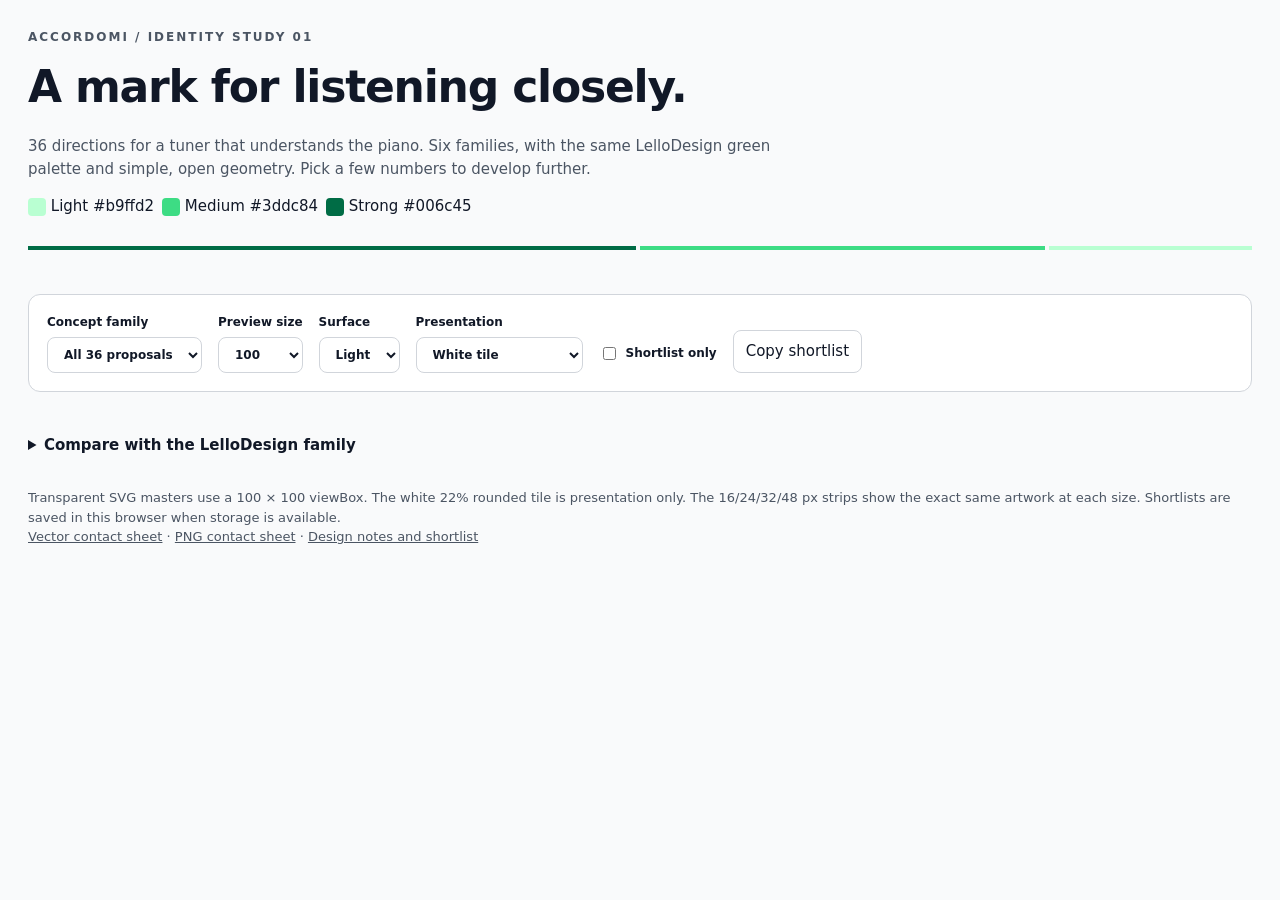
<file: design/archive/icon-study-01/gallery.template.html>
<!doctype html>
<html lang="en"><head><meta charset="utf-8"><meta name="viewport" content="width=device-width, initial-scale=1"><title>Accordomi — Icon proposals</title>
<style>
*{box-sizing:border-box}body{margin:0;background:#f9fafb;color:#111827;font:15px/1.5 system-ui,sans-serif;--panel:#fff;--border:#d1d5db;--muted:#4b5563}body.dark{background:#030712;color:#f9fafb;--panel:#111827;--border:#374151;--muted:#d1d5db}header,main{max-width:1440px;margin:auto;padding:28px}header{padding-bottom:16px}h1{font-size:clamp(28px,4vw,44px);letter-spacing:-1.2px;margin:8px 0}p{max-width:800px;color:var(--muted)}.eyebrow{font-size:12px;font-weight:700;letter-spacing:2px;color:var(--muted)}.seam{display:flex;height:4px;width:100%;margin-top:28px;gap:4px}.seam i:nth-child(1){background:#006c45;flex:3}.seam i:nth-child(2){background:#3ddc84;flex:2}.seam i:nth-child(3){background:#b9ffd2;flex:1}.controls{display:flex;flex-wrap:wrap;align-items:end;gap:16px;padding:18px;background:var(--panel);border:1px solid var(--border);border-radius:12px}label{display:grid;gap:6px;font-size:12px;font-weight:650}select,button,a.download{font:inherit;border:1px solid var(--border);border-radius:8px;padding:9px 12px;background:var(--panel);color:inherit}button{cursor:pointer}button:focus-visible,select:focus-visible,a:focus-visible{outline:3px solid #008653;outline-offset:3px}.check{display:flex;align-items:center;gap:7px;padding:10px 0}a{color:inherit}#count{color:var(--muted);font-size:13px}.grid{display:grid;grid-template-columns:repeat(auto-fill,minmax(255px,1fr));gap:18px;margin-top:18px}.card{border:1px solid var(--border);border-radius:12px;background:var(--panel);padding:18px}.top{display:flex;align-items:center;justify-content:space-between;color:var(--muted);font-size:12px}.star{padding:5px 9px}.star[aria-pressed=true]{background:#dcfce7;color:#003822;border-color:#006c45}.preview{height:218px;display:flex;align-items:center;justify-content:center}.mark{display:block;width:var(--size,100px);height:var(--size,100px)}.tile .mark{background:white;border-radius:22%}.card h2{margin:0;font-size:18px}.card p{font-size:13px;min-height:40px;margin:8px 0 16px}.strip{display:flex;align-items:end;gap:16px;min-height:76px;border-top:1px solid var(--border);padding-top:12px}.mini{display:flex;align-items:center;flex-direction:column;gap:5px;font-size:10px;color:var(--muted)}.mini img{display:block}.download{display:inline-block;font-size:12px!important;margin-top:18px;text-decoration:none}footer{padding:32px 0;color:var(--muted);font-size:13px}.palette{display:flex;gap:8px;align-items:center;flex-wrap:wrap}.swatch{height:18px;width:18px;border-radius:4px;display:inline-block;vertical-align:middle}.references{display:flex;flex-wrap:wrap;gap:20px}.ref{display:grid;justify-items:center;gap:6px;font-size:12px;color:var(--muted)}.ref img{width:64px;height:64px;background:white;border-radius:22%}summary{cursor:pointer;font-weight:600}details{margin-top:24px}details p{font-size:13px}@media(max-width:600px){header,main{padding:18px}.grid{grid-template-columns:1fr 1fr;gap:10px}.card{padding:12px}.preview{height:210px;overflow:auto}.card h2{font-size:16px}.strip{gap:8px;flex-wrap:wrap}.card p{min-height:80px}}@media(max-width:430px){.grid{grid-template-columns:1fr}}@media print{.controls,details,footer,.download,.star{display:none}.grid{grid-template-columns:repeat(3,1fr)}.card{break-inside:avoid}.preview{height:130px}.card p{min-height:0}}
</style></head><body class="tile"><header><div class="eyebrow">ACCORDOMI / IDENTITY STUDY 01</div><h1>A mark for listening closely.</h1><p>36 directions for a tuner that understands the piano. Six families, with the same LelloDesign green palette and simple, open geometry. Pick a few numbers to develop further.</p><div class="palette"><span><i class="swatch" style="background:#b9ffd2"></i> Light #b9ffd2</span><span><i class="swatch" style="background:#3ddc84"></i> Medium #3ddc84</span><span><i class="swatch" style="background:#006c45"></i> Strong #006c45</span></div><div class="seam"><i></i><i></i><i></i></div></header>
<main><div class="controls"><label>Concept family<select id="family"><option value="all">All 36 proposals</option><option>Forks</option><option>Keys</option><option>Strings</option><option>Meters</option><option>Waves</option><option>Monograms</option></select></label><label>Preview size<select id="size"><option>16</option><option>24</option><option>32</option><option>48</option><option selected>100</option><option>192</option></select></label><label>Surface<select id="surface"><option value="light">Light</option><option value="dark">Dark</option></select></label><label>Presentation<select id="presentation"><option value="tile">White tile</option><option value="transparent">Transparent mark</option></select></label><label class="check"><input type="checkbox" id="shortlist">Shortlist only</label><button id="copy">Copy shortlist</button><span id="feedback" role="status"></span></div><p id="count" aria-live="polite"></p><div id="grid" class="grid"></div>
<details><summary>Compare with the LelloDesign family</summary><p>Original reference SVGs, preserved in their established blue palette. Accordomi uses green because it is primarily an Android application.</p><div class="references"><div class="ref"><img src="references/crumbles.svg" alt="Crumbles mark">Crumbles</div><div class="ref"><img src="references/simple-agents.svg" alt="Simple Agents mark">Simple Agents</div><div class="ref"><img src="references/sct.svg" alt="ScT mark">ScT</div><div class="ref"><img src="references/talia.svg" alt="Talìa mark">Talìa</div><div class="ref"><img src="references/my-home-assistant.svg" alt="My Home Assistant mark">My Home Assistant</div></div></details>
<footer>Transparent SVG masters use a 100 × 100 viewBox. The white 22% rounded tile is presentation only. The 16/24/32/48 px strips show the exact same artwork at each size. Shortlists are saved in this browser when storage is available.<br><a href="contact-sheet.svg">Vector contact sheet</a> · <a href="contact-sheet.png">PNG contact sheet</a> · <a href="README.md">Design notes and shortlist</a></footer></main>
<script>
const proposals=__PROPOSALS__;
let saved=[];try{saved=JSON.parse(localStorage.getItem('accordomi-icon-study-01')||'[]')}catch{}let favorites=new Set(Array.isArray(saved)?saved:[]);
const $=id=>document.getElementById(id);
function render(){const visible=proposals.filter(p=>($('family').value==='all'||p.family===$('family').value)&&(!$('shortlist').checked||favorites.has(p.id)));$('count').textContent=`${visible.length} proposals shown · ${favorites.size} shortlisted`;$('grid').innerHTML=visible.map(p=>`<article class="card"><div class="top"><span>${p.id} / ${p.family}</span><button class="star" data-id="${p.id}" aria-label="Shortlist ${p.id}: ${p.name}" aria-pressed="${favorites.has(p.id)}">${favorites.has(p.id)?'★':'☆'}</button></div><div class="preview"><img class="mark" src="${p.file}" alt="${p.name}"></div><h2>${p.name}</h2><p>${p.idea}</p><div class="strip">${[16,24,32,48].map(s=>`<div class="mini"><img src="${p.file}" alt="" width="${s}" height="${s}"><span>${s} px</span></div>`).join('')}</div><a class="download" href="${p.file}" download>Download SVG ↗</a></article>`).join('');}
$('grid').addEventListener('click',e=>{const b=e.target.closest('button[data-id]');if(!b)return;const id=b.dataset.id;favorites.has(id)?favorites.delete(id):favorites.add(id);try{localStorage.setItem('accordomi-icon-study-01',JSON.stringify([...favorites]))}catch{}render()});
$('family').onchange=render;$('shortlist').onchange=render;$('size').onchange=()=>document.documentElement.style.setProperty('--size',$('size').value+'px');$('surface').onchange=()=>document.body.classList.toggle('dark',$('surface').value==='dark');$('presentation').onchange=()=>document.body.classList.toggle('tile',$('presentation').value==='tile');
$('copy').onclick=async()=>{const text=proposals.filter(p=>favorites.has(p.id)).map(p=>`${p.id} ${p.name}`).join(', ');if(!text){$('feedback').textContent='Choose a star first.';return}try{await navigator.clipboard.writeText(text);$('feedback').textContent='Shortlist copied.'}catch{$('feedback').textContent=text}};render();
</script></body></html>
</file>
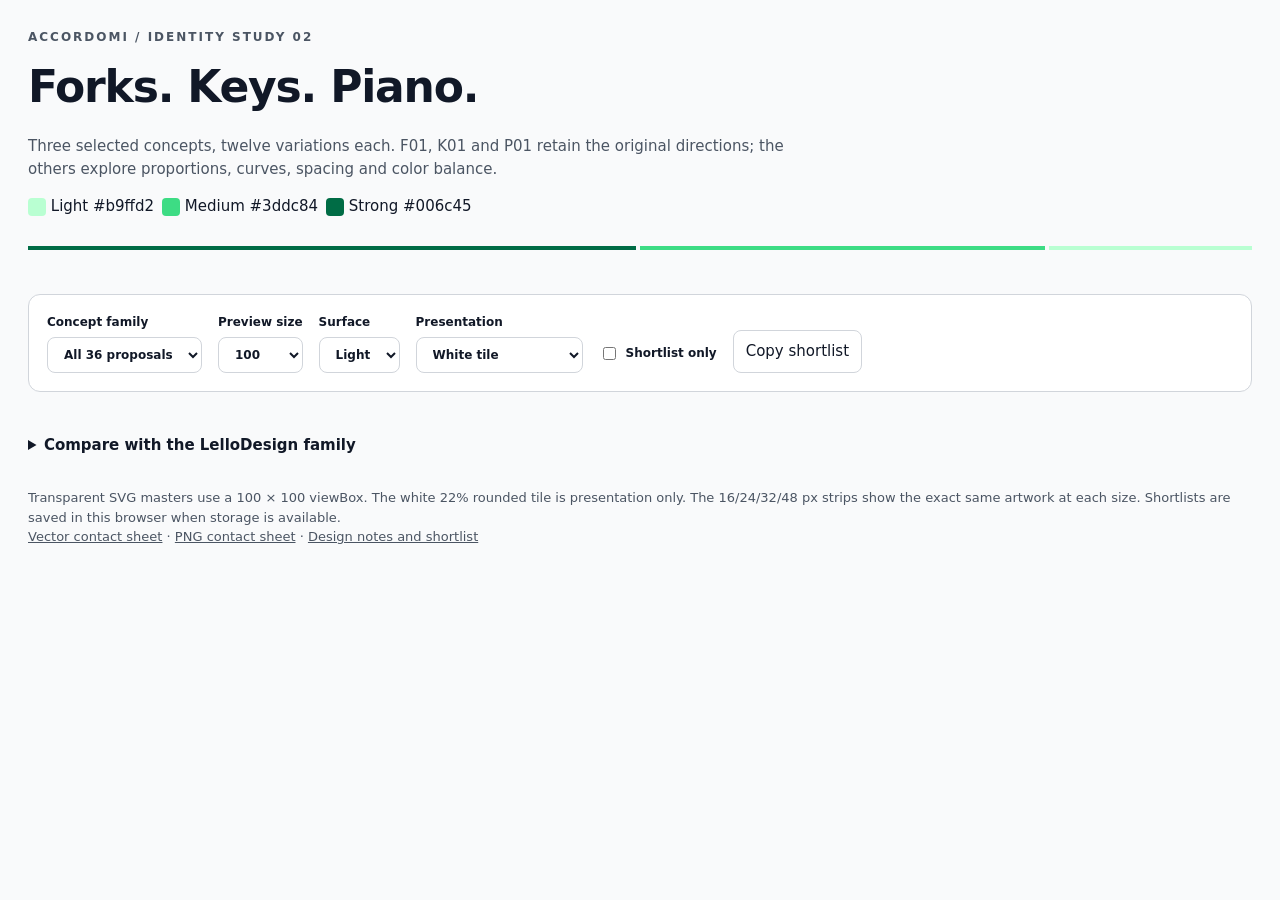
<file: design/archive/icon-study-02/gallery.template.html>
<!doctype html>
<html lang="en"><head><meta charset="utf-8"><meta name="viewport" content="width=device-width, initial-scale=1"><title>Accordomi — Icon proposals</title>
<style>
*{box-sizing:border-box}body{margin:0;background:#f9fafb;color:#111827;font:15px/1.5 system-ui,sans-serif;--panel:#fff;--border:#d1d5db;--muted:#4b5563}body.dark{background:#030712;color:#f9fafb;--panel:#111827;--border:#374151;--muted:#d1d5db}header,main{max-width:1440px;margin:auto;padding:28px}header{padding-bottom:16px}h1{font-size:clamp(28px,4vw,44px);letter-spacing:-1.2px;margin:8px 0}p{max-width:800px;color:var(--muted)}.eyebrow{font-size:12px;font-weight:700;letter-spacing:2px;color:var(--muted)}.seam{display:flex;height:4px;width:100%;margin-top:28px;gap:4px}.seam i:nth-child(1){background:#006c45;flex:3}.seam i:nth-child(2){background:#3ddc84;flex:2}.seam i:nth-child(3){background:#b9ffd2;flex:1}.controls{display:flex;flex-wrap:wrap;align-items:end;gap:16px;padding:18px;background:var(--panel);border:1px solid var(--border);border-radius:12px}label{display:grid;gap:6px;font-size:12px;font-weight:650}select,button,a.download{font:inherit;border:1px solid var(--border);border-radius:8px;padding:9px 12px;background:var(--panel);color:inherit}button{cursor:pointer}button:focus-visible,select:focus-visible,a:focus-visible{outline:3px solid #008653;outline-offset:3px}.check{display:flex;align-items:center;gap:7px;padding:10px 0}a{color:inherit}#count{color:var(--muted);font-size:13px}.grid{display:grid;grid-template-columns:repeat(auto-fill,minmax(255px,1fr));gap:18px;margin-top:18px}.card{border:1px solid var(--border);border-radius:12px;background:var(--panel);padding:18px}.top{display:flex;align-items:center;justify-content:space-between;color:var(--muted);font-size:12px}.star{padding:5px 9px}.star[aria-pressed=true]{background:#dcfce7;color:#003822;border-color:#006c45}.preview{height:218px;display:flex;align-items:center;justify-content:center}.mark{display:block;width:var(--size,100px);height:var(--size,100px)}.tile .mark{background:white;border-radius:22%}.card h2{margin:0;font-size:18px}.card p{font-size:13px;min-height:40px;margin:8px 0 16px}.strip{display:flex;align-items:end;gap:16px;min-height:76px;border-top:1px solid var(--border);padding-top:12px}.mini{display:flex;align-items:center;flex-direction:column;gap:5px;font-size:10px;color:var(--muted)}.mini img{display:block}.download{display:inline-block;font-size:12px!important;margin-top:18px;text-decoration:none}footer{padding:32px 0;color:var(--muted);font-size:13px}.palette{display:flex;gap:8px;align-items:center;flex-wrap:wrap}.swatch{height:18px;width:18px;border-radius:4px;display:inline-block;vertical-align:middle}.references{display:flex;flex-wrap:wrap;gap:20px}.ref{display:grid;justify-items:center;gap:6px;font-size:12px;color:var(--muted)}.ref img{width:64px;height:64px;background:white;border-radius:22%}summary{cursor:pointer;font-weight:600}details{margin-top:24px}details p{font-size:13px}@media(max-width:600px){header,main{padding:18px}.grid{grid-template-columns:1fr 1fr;gap:10px}.card{padding:12px}.preview{height:210px;overflow:auto}.card h2{font-size:16px}.strip{gap:8px;flex-wrap:wrap}.card p{min-height:80px}}@media(max-width:430px){.grid{grid-template-columns:1fr}}@media print{.controls,details,footer,.download,.star{display:none}.grid{grid-template-columns:repeat(3,1fr)}.card{break-inside:avoid}.preview{height:130px}.card p{min-height:0}}
</style></head><body class="tile"><header><div class="eyebrow">ACCORDOMI / IDENTITY STUDY 02</div><h1>Forks. Keys. Piano.</h1><p>Three selected concepts, twelve variations each. F01, K01 and P01 retain the original directions; the others explore proportions, curves, spacing and color balance.</p><div class="palette"><span><i class="swatch" style="background:#b9ffd2"></i> Light #b9ffd2</span><span><i class="swatch" style="background:#3ddc84"></i> Medium #3ddc84</span><span><i class="swatch" style="background:#006c45"></i> Strong #006c45</span></div><div class="seam"><i></i><i></i><i></i></div></header>
<main><div class="controls"><label>Concept family<select id="family"><option value="all">All 36 proposals</option><option>Forks</option><option>Three keys</option><option>Silhouettes</option></select></label><label>Preview size<select id="size"><option>16</option><option>24</option><option>32</option><option>48</option><option selected>100</option><option>192</option></select></label><label>Surface<select id="surface"><option value="light">Light</option><option value="dark">Dark</option></select></label><label>Presentation<select id="presentation"><option value="tile">White tile</option><option value="transparent">Transparent mark</option></select></label><label class="check"><input type="checkbox" id="shortlist">Shortlist only</label><button id="copy">Copy shortlist</button><span id="feedback" role="status"></span></div><p id="count" aria-live="polite"></p><div id="grid" class="grid"></div>
<details><summary>Compare with the LelloDesign family</summary><p>Original reference SVGs, preserved in their established blue palette. Accordomi uses green because it is primarily an Android application.</p><div class="references"><div class="ref"><img src="references/crumbles.svg" alt="Crumbles mark">Crumbles</div><div class="ref"><img src="references/simple-agents.svg" alt="Simple Agents mark">Simple Agents</div><div class="ref"><img src="references/sct.svg" alt="ScT mark">ScT</div><div class="ref"><img src="references/talia.svg" alt="Talìa mark">Talìa</div><div class="ref"><img src="references/my-home-assistant.svg" alt="My Home Assistant mark">My Home Assistant</div></div></details>
<footer>Transparent SVG masters use a 100 × 100 viewBox. The white 22% rounded tile is presentation only. The 16/24/32/48 px strips show the exact same artwork at each size. Shortlists are saved in this browser when storage is available.<br><a href="contact-sheet.svg">Vector contact sheet</a> · <a href="contact-sheet.png">PNG contact sheet</a> · <a href="README.md">Design notes and shortlist</a></footer></main>
<script>
const proposals=__PROPOSALS__;
let saved=[];try{saved=JSON.parse(localStorage.getItem('accordomi-icon-study-02')||'[]')}catch{}let favorites=new Set(Array.isArray(saved)?saved:[]);
const $=id=>document.getElementById(id);
function render(){const visible=proposals.filter(p=>($('family').value==='all'||p.family===$('family').value)&&(!$('shortlist').checked||favorites.has(p.id)));$('count').textContent=`${visible.length} proposals shown · ${favorites.size} shortlisted`;$('grid').innerHTML=visible.map(p=>`<article class="card"><div class="top"><span>${p.id} / ${p.family}</span><button class="star" data-id="${p.id}" aria-label="Shortlist ${p.id}: ${p.name}" aria-pressed="${favorites.has(p.id)}">${favorites.has(p.id)?'★':'☆'}</button></div><div class="preview"><img class="mark" src="${p.file}" alt="${p.name}"></div><h2>${p.name}</h2><p>${p.idea}</p><div class="strip">${[16,24,32,48].map(s=>`<div class="mini"><img src="${p.file}" alt="" width="${s}" height="${s}"><span>${s} px</span></div>`).join('')}</div><a class="download" href="${p.file}" download>Download SVG ↗</a></article>`).join('');}
$('grid').addEventListener('click',e=>{const b=e.target.closest('button[data-id]');if(!b)return;const id=b.dataset.id;favorites.has(id)?favorites.delete(id):favorites.add(id);try{localStorage.setItem('accordomi-icon-study-02',JSON.stringify([...favorites]))}catch{}render()});
$('family').onchange=render;$('shortlist').onchange=render;$('size').onchange=()=>document.documentElement.style.setProperty('--size',$('size').value+'px');$('surface').onchange=()=>document.body.classList.toggle('dark',$('surface').value==='dark');$('presentation').onchange=()=>document.body.classList.toggle('tile',$('presentation').value==='tile');
$('copy').onclick=async()=>{const text=proposals.filter(p=>favorites.has(p.id)).map(p=>`${p.id} ${p.name}`).join(', ');if(!text){$('feedback').textContent='Choose a star first.';return}try{await navigator.clipboard.writeText(text);$('feedback').textContent='Shortlist copied.'}catch{$('feedback').textContent=text}};render();
</script></body></html>
</file>
<file: design/ui-pass-01/palette.css>
[data-theme="light"]{--background:#f9fafb;--surface:#ffffff;--surface-raised:#ffffff;--surface-sunken:#f3f4f6;--surface-hover:#f3f4f6;--surface-pressed:#e5e7eb;--text:#111827;--text-secondary:#374151;--text-muted:#4b5563;--surface-inverse:#111827;--text-inverse:#f9fafb;--border-subtle:#e5e7eb;--border-control:#6b7280;--secondary:#3ddc84;--secondary-hover:#86efac;--secondary-pressed:#b9ffd2;--on-secondary:#002113;--input:#ffffff;--on-input:#111827;--placeholder:#4b5563;--disabled:#e5e7eb;--on-disabled:#4b5563;--border-disabled:#9ca3af;--scrim:#00000099;--primary:#006c45;--primary-hover:#005233;--primary-pressed:#003822;--on-primary:#ffffff;--primary-container:#dcfce7;--on-primary-container:#003822;--link:#006c45;--link-hover:#003822;--link-pressed:#002113;--focus-ring:#006c45;--selected:#dcfce7;--selected-hover:#b9ffd2;--on-selected:#003822;--selected-indicator:#006c45;--selection:#b9ffd2;--on-selection:#002113;--icon-light:#b9ffd2;--icon-medium:#3ddc84;--icon-strong:#006c45;--success:#166534;--success-container:#f0fdf4;--on-success-container:#14532d;--success-border:#15803d;--success-solid:#15803d;--on-success-solid:#ffffff;--success-solid-hover:#166534;--success-solid-pressed:#14532d;--warning:#92400e;--warning-container:#fffbeb;--on-warning-container:#78350f;--warning-border:#b45309;--warning-solid:#b45309;--on-warning-solid:#ffffff;--warning-solid-hover:#92400e;--warning-solid-pressed:#78350f;--error:#b91c1c;--error-container:#fef2f2;--on-error-container:#7f1d1d;--error-border:#b91c1c;--error-solid:#b91c1c;--on-error-solid:#ffffff;--error-solid-hover:#991b1b;--error-solid-pressed:#7f1d1d;--info:#1e40af;--info-container:#eff6ff;--on-info-container:#1e3a8a;--info-border:#1d4ed8;--info-solid:#1d4ed8;--on-info-solid:#ffffff;--info-solid-hover:#1e40af;--info-solid-pressed:#1e3a8a;--neutral:#f3f4f6;--neutral-hover:#e5e7eb;--neutral-pressed:#d1d5db;--on-neutral:#111827;--secondary-container:#dcfce7;--on-secondary-container:#002113;--tertiary:#b9ffd2;--tertiary-hover:#dcfce7;--tertiary-pressed:#f0fff5;--on-tertiary:#002113;--tertiary-container:#f0fff5;--on-tertiary-container:#002113;}
[data-theme="dark"]{--background:#030712;--surface:#111827;--surface-raised:#1f2937;--surface-sunken:#030712;--surface-hover:#1f2937;--surface-pressed:#374151;--text:#f9fafb;--text-secondary:#e5e7eb;--text-muted:#d1d5db;--surface-inverse:#f9fafb;--text-inverse:#111827;--border-subtle:#374151;--border-control:#d1d5db;--secondary:#3ddc84;--secondary-hover:#86efac;--secondary-pressed:#b9ffd2;--on-secondary:#002113;--input:#111827;--on-input:#f9fafb;--placeholder:#d1d5db;--disabled:#374151;--on-disabled:#d1d5db;--border-disabled:#6b7280;--scrim:#000000b3;--primary:#3ddc84;--primary-hover:#86efac;--primary-pressed:#22b568;--on-primary:#002113;--primary-container:#002113;--on-primary-container:#b9ffd2;--link:#86efac;--link-hover:#b9ffd2;--link-pressed:#3ddc84;--focus-ring:#86efac;--selected:#002113;--selected-hover:#003822;--on-selected:#b9ffd2;--selected-indicator:#3ddc84;--selection:#005233;--on-selection:#ffffff;--icon-light:#b9ffd2;--icon-medium:#3ddc84;--icon-strong:#006c45;--success:#86efac;--success-container:#052e16;--on-success-container:#bbf7d0;--success-border:#4ade80;--success-solid:#86efac;--on-success-solid:#052e16;--success-solid-hover:#bbf7d0;--success-solid-pressed:#4ade80;--warning:#fcd34d;--warning-container:#451a03;--on-warning-container:#fef3c7;--warning-border:#fbbf24;--warning-solid:#fcd34d;--on-warning-solid:#451a03;--warning-solid-hover:#fde68a;--warning-solid-pressed:#fbbf24;--error:#fca5a5;--error-container:#450a0a;--on-error-container:#fee2e2;--error-border:#f87171;--error-solid:#fca5a5;--on-error-solid:#450a0a;--error-solid-hover:#fecaca;--error-solid-pressed:#f87171;--info:#93c5fd;--info-container:#172554;--on-info-container:#dbeafe;--info-border:#60a5fa;--info-solid:#93c5fd;--on-info-solid:#172554;--info-solid-hover:#bfdbfe;--info-solid-pressed:#60a5fa;--neutral:#1f2937;--neutral-hover:#374151;--neutral-pressed:#4b5563;--on-neutral:#f9fafb;--secondary-container:#003822;--on-secondary-container:#f0fff5;--tertiary:#b9ffd2;--tertiary-hover:#dcfce7;--tertiary-pressed:#f0fff5;--on-tertiary:#002113;--tertiary-container:#005233;--on-tertiary-container:#f0fff5;}
</file>
<file: design/ui-pass-01/study.css>
*{box-sizing:border-box}body{margin:0;background:#e9eeeb;color:#17231c;font:15px/1.5 system-ui,-apple-system,sans-serif}button,select{font:inherit}button{cursor:pointer}button:focus-visible,select:focus-visible{outline:3px solid #008653;outline-offset:3px}button:disabled{opacity:.45;cursor:default}.study-head,.study-foot{max-width:1100px;margin:auto;padding:32px 28px}.eyebrow{font-size:12px;letter-spacing:2px;font-weight:700;color:#47564b}.study-head h1{font-size:36px;line-height:1.2;letter-spacing:-1px;margin:12px 0}.study-head>p{max-width:750px}.tools{display:flex;gap:18px;flex-wrap:wrap;align-items:end;margin-top:24px}.tools label{display:grid;gap:5px;font-size:13px}.tools select,.tools button{border:1px solid #aab9af;border-radius:8px;padding:9px 12px;background:#fff;color:#17231c;min-height:44px}.study-hint{font-size:13px;color:#526257}#screens{display:grid;grid-template-columns:repeat(2,minmax(0,1fr));gap:42px 30px;max-width:940px;margin:auto;padding:0 24px 32px}.specimen{min-width:0;display:flex;flex-direction:column;align-items:center}.specimen>h2{width:var(--phone-width,390px);max-width:100%;font-size:14px;font-weight:600;margin:0 0 12px;color:#526257}.phone{--text-scale:1;width:var(--phone-width,390px);max-width:100%;height:844px;border-radius:24px;border:1px solid #aab9af;overflow:hidden;background:var(--background);color:var(--text);font-size:calc(14px * var(--text-scale));display:flex;flex-direction:column;box-shadow:0 6px 24px #162d1b0c}.system{height:30px;flex-shrink:0;display:flex;align-items:center;justify-content:space-between;padding:8px 23px 0;font-size:11px;font-weight:600}.app-head{position:relative;display:flex;align-items:center;gap:9px;padding:8px 18px 12px;flex-shrink:0;min-height:64px}.brand{width:35px;height:35px;border-radius:22%;background:white}.brand-name{font-size:calc(17px * var(--text-scale));font-weight:650;letter-spacing:-.3px}.icon-button{display:inline-flex;align-items:center;justify-content:center;width:44px;height:44px;flex-shrink:0;padding:10px;background:transparent;border:0;border-radius:8px;color:var(--text)}.app-head>.icon-button{margin-left:auto}.icon{width:22px;height:22px;stroke:currentColor;stroke-width:1.8;stroke-linecap:round;stroke-linejoin:round;fill:none;flex-shrink:0}.seam{position:absolute;bottom:0;left:0;right:0;height:3px;display:flex;gap:3px}.seam i{background:var(--primary)}.seam i:nth-child(1){flex:3}.seam i:nth-child(2){flex:2}.seam i:nth-child(3){flex:1}.content{padding:18px 22px 16px;overflow-y:auto;flex:1;min-height:0;scrollbar-width:thin}.context{display:flex;align-items:center;justify-content:space-between;gap:8px}.context h3{margin:0;font-size:calc(16px * var(--text-scale));font-weight:650}.subtle{font-size:calc(12px * var(--text-scale));color:var(--text-muted);margin:3px 0}.text-button{color:var(--primary);padding:8px 0 8px 10px;min-height:44px;border:0;background:transparent;display:flex;gap:4px;align-items:center;font-size:calc(12px * var(--text-scale));font-weight:600}.note-area{text-align:center;padding:18px 0 2px}.overline{text-transform:uppercase;font-size:calc(10px * var(--text-scale));letter-spacing:1.4px;color:var(--text-muted);font-weight:650}.note{font-size:calc(76px * var(--text-scale));line-height:1.1;font-weight:550;letter-spacing:-3px;margin:3px 0 0}.note sub{font-size:.42em;vertical-align:baseline;letter-spacing:-1px;margin-left:3px;color:var(--text-secondary)}.cents{font-size:calc(27px * var(--text-scale));font-variant-numeric:tabular-nums;margin:7px 0 0;line-height:1.2;font-weight:550}.cents small{font-size:.47em;color:var(--text-muted);font-weight:400}.meter{position:relative;height:100px;margin:6px 0 2px}.meter svg{width:100%;height:100%}.scale-label{font-size:10px;fill:var(--text-muted)}.status{min-height:77px;text-align:center;padding:4px 0 8px}.status strong{display:flex;gap:7px;align-items:center;justify-content:center;font-size:calc(18px * var(--text-scale));font-weight:650}.status p{font-size:calc(12px * var(--text-scale));color:var(--text-muted);margin:5px 0;line-height:1.4}.status.success strong{color:var(--success)}.status.warning strong{color:var(--warning)}.stats{display:grid;grid-template-columns:1fr 1fr;border-top:1px solid var(--border-subtle);border-bottom:1px solid var(--border-subtle);padding:12px 0;margin-top:3px;gap:10px}.stats>div:last-child{text-align:right}.stats span{display:block;font-size:calc(11px * var(--text-scale));color:var(--text-muted)}.stats strong{font-size:calc(15px * var(--text-scale));font-weight:550;font-variant-numeric:tabular-nums}.quality{display:flex;align-items:center;justify-content:center;gap:6px;font-size:calc(11px * var(--text-scale));color:var(--text-muted);margin-top:11px}.quality .icon{width:15px;height:15px}.actions{padding:10px 22px 14px;background:var(--background);border-top:1px solid var(--border-subtle);flex-shrink:0}.note-controls{display:grid;grid-template-columns:1fr 1.15fr 1.15fr 1fr;gap:7px;margin-bottom:10px}.note-controls button{min-height:46px;border:1px solid var(--border-subtle);border-radius:8px;background:var(--surface);color:var(--text);font-size:calc(13px * var(--text-scale));font-weight:550}.note-controls .octave{font-size:calc(11px * var(--text-scale));color:var(--text-muted)}.primary,.secondary{width:100%;min-height:48px;border-radius:8px;padding:11px 14px;display:flex;justify-content:center;align-items:center;gap:9px;font-weight:600;font-size:inherit}.primary{background:var(--primary);color:var(--on-primary);border:1px solid var(--primary)}.secondary{background:var(--surface);color:var(--text);border:1px solid var(--border-subtle)}.primary .icon,.secondary .icon{width:18px;height:18px}.navigation{display:grid;grid-template-columns:repeat(4,1fr);background:var(--surface);border-top:1px solid var(--border-subtle);padding:8px 8px 7px;gap:4px;flex-shrink:0}.nav-item{min-height:52px;display:flex;flex-direction:column;align-items:center;justify-content:center;gap:3px;border-radius:4px;color:var(--text-muted);font-size:calc(10px * var(--text-scale))}.nav-item.active{background:var(--selected);color:var(--on-selected);font-weight:650}.home-indicator{height:17px;display:flex;align-items:center;justify-content:center;background:var(--surface);flex-shrink:0}.home-indicator:before{content:'';width:95px;height:3px;background:var(--text);border-radius:3px}.cal-title{font-size:calc(22px * var(--text-scale));line-height:1.25;letter-spacing:-.4px;margin:8px 0 4px;font-weight:600}.progress-heading{display:flex;justify-content:space-between;align-items:center;margin-top:23px;font-size:calc(12px * var(--text-scale));color:var(--text-muted)}.progress-heading strong{color:var(--text);font-weight:600}.progress{display:grid;grid-template-columns:repeat(9,1fr);gap:5px;margin-top:10px}.progress i{height:5px;background:var(--border-subtle);border-radius:2px}.progress i.complete{background:var(--primary)}.progress i.current{background:var(--secondary)}.cal-note{padding-top:20px}.strike-pills{display:flex;justify-content:center;gap:10px;margin:12px 0 20px}.strike-pills span{font-size:calc(11px * var(--text-scale));padding:4px 9px;border:1px solid var(--border-subtle);border-radius:4px;color:var(--text-muted)}.strike-pills .active{color:var(--on-selected);background:var(--selected);border-color:var(--selected)}.instruction{border:1px solid var(--border-subtle);border-radius:12px;padding:16px;background:var(--surface)}.instruction h4{font-size:calc(14px * var(--text-scale));margin:0 0 8px;font-weight:650;display:flex;align-items:center;gap:8px}.instruction p{font-size:calc(12px * var(--text-scale));line-height:1.55;color:var(--text-secondary);margin:0}.instruction .icon{color:var(--primary);width:19px;height:19px}.capture-status{min-height:64px;margin-top:15px;font-size:calc(12px * var(--text-scale));line-height:1.45}.capture-status strong{display:block;color:var(--text);font-weight:600}.capture-status p{margin:5px 0;color:var(--text-muted)}.saved-hint{font-size:calc(11px * var(--text-scale));text-align:center;color:var(--text-muted);margin:9px 0 0}.cal-footnote{text-align:center;font-size:calc(11px * var(--text-scale));color:var(--text-muted);margin:0 0 10px}.theme-picker{position:absolute;right:15px;top:56px;z-index:5;border:1px solid var(--border-subtle);background:var(--surface);border-radius:8px;padding:5px;min-width:125px}.theme-picker button{display:block;width:100%;border:0;background:transparent;color:var(--text);text-align:left;padding:10px;border-radius:4px}.theme-picker button[aria-pressed=true]{background:var(--selected);color:var(--on-selected)}dialog{background:var(--background);color:var(--text);border:1px solid var(--border-subtle);border-radius:12px;padding:24px;width:min(400px,calc(100% - 32px));max-height:90vh}dialog::backdrop{background:#0008}.dialog-head{display:flex;align-items:center;justify-content:space-between}.dialog-head h2{margin:0;font-size:22px}.muted{color:var(--text-muted);font-size:13px}.detail-line{display:flex;justify-content:space-between;border-bottom:1px solid var(--border-subtle);padding:12px 0;font-size:13px}.curve{display:block;width:100%;height:100px}.curve-label{display:flex;justify-content:space-between;color:var(--text-muted);font-size:11px}.study-foot a{color:inherit}@media(max-width:760px){#screens{grid-template-columns:1fr;padding:0 12px 24px}.study-head{padding:24px 20px}.study-head h1{font-size:30px}}@media(prefers-reduced-motion:no-preference){.needle{transition:transform .2s ease}}@media print{.tools,.study-hint,.study-foot{display:none}#screens{gap:20px}.phone{box-shadow:none}.specimen{break-inside:avoid}}
</file>
